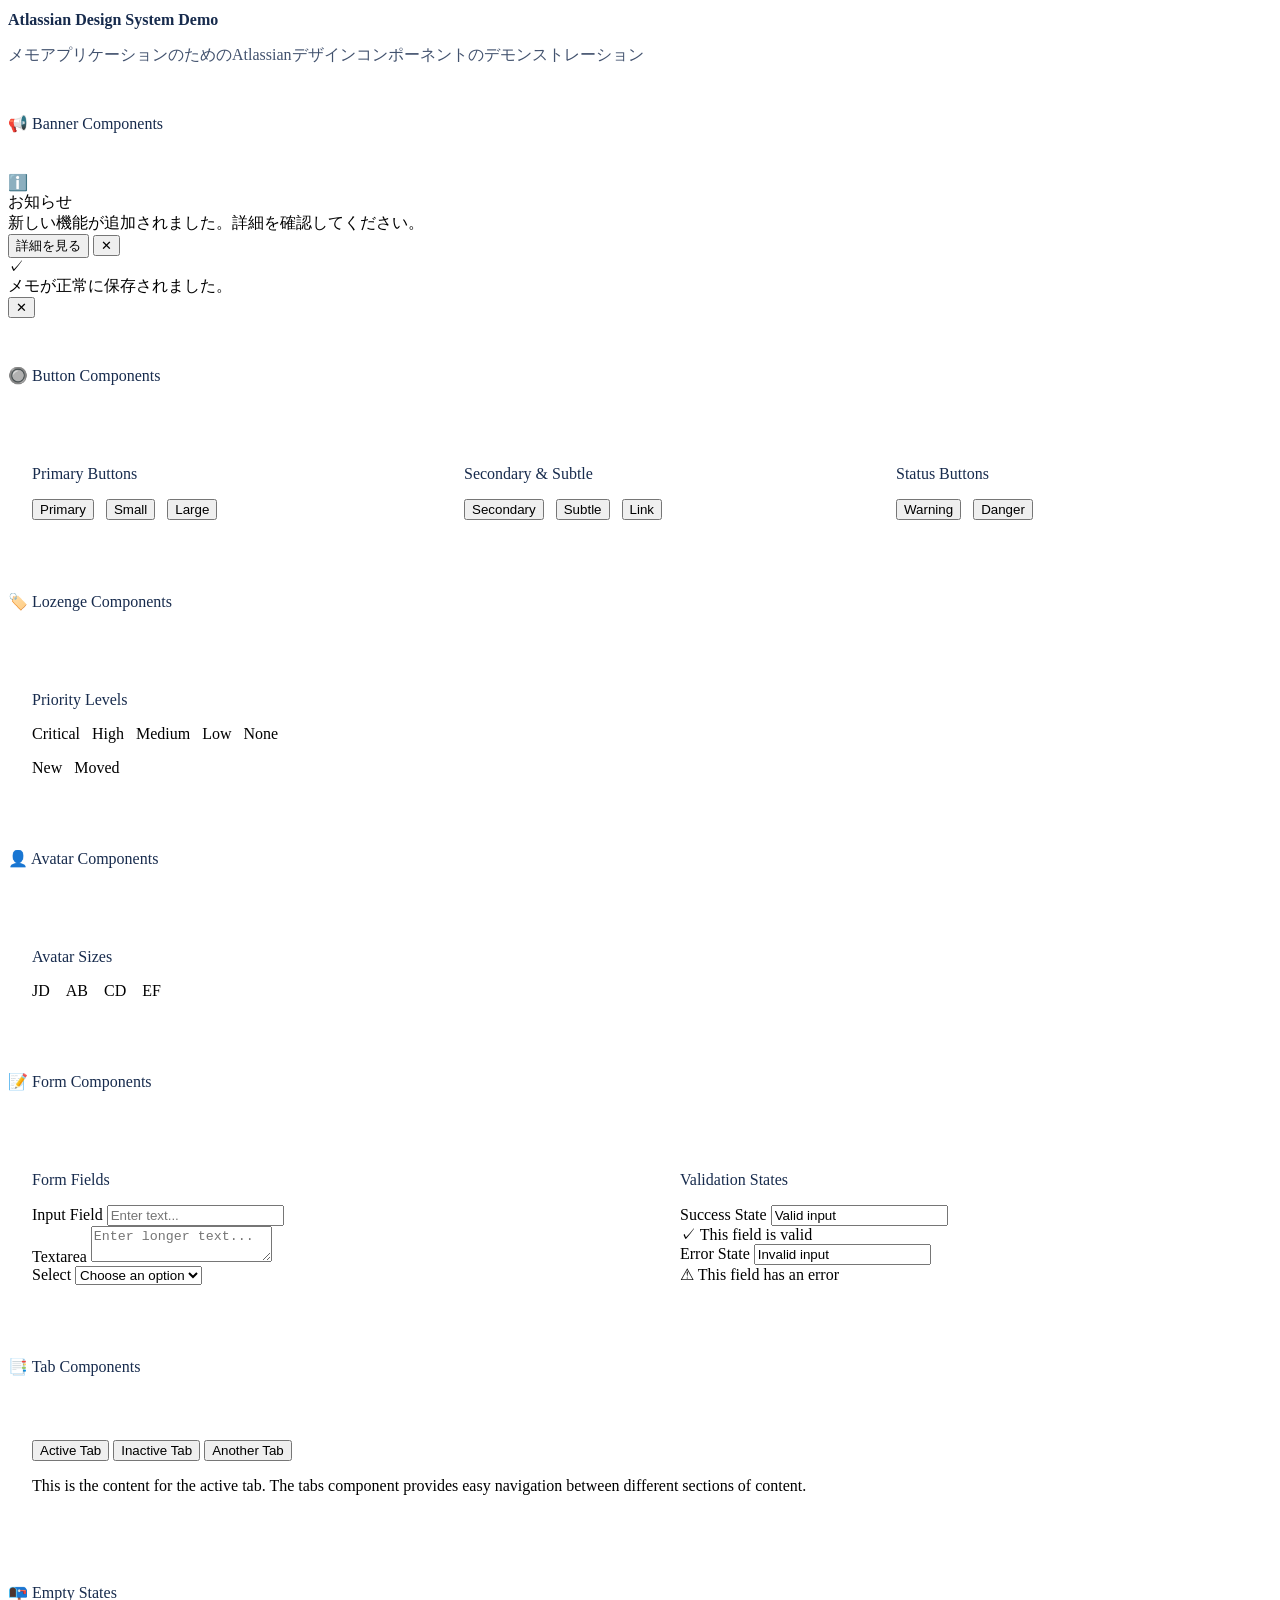
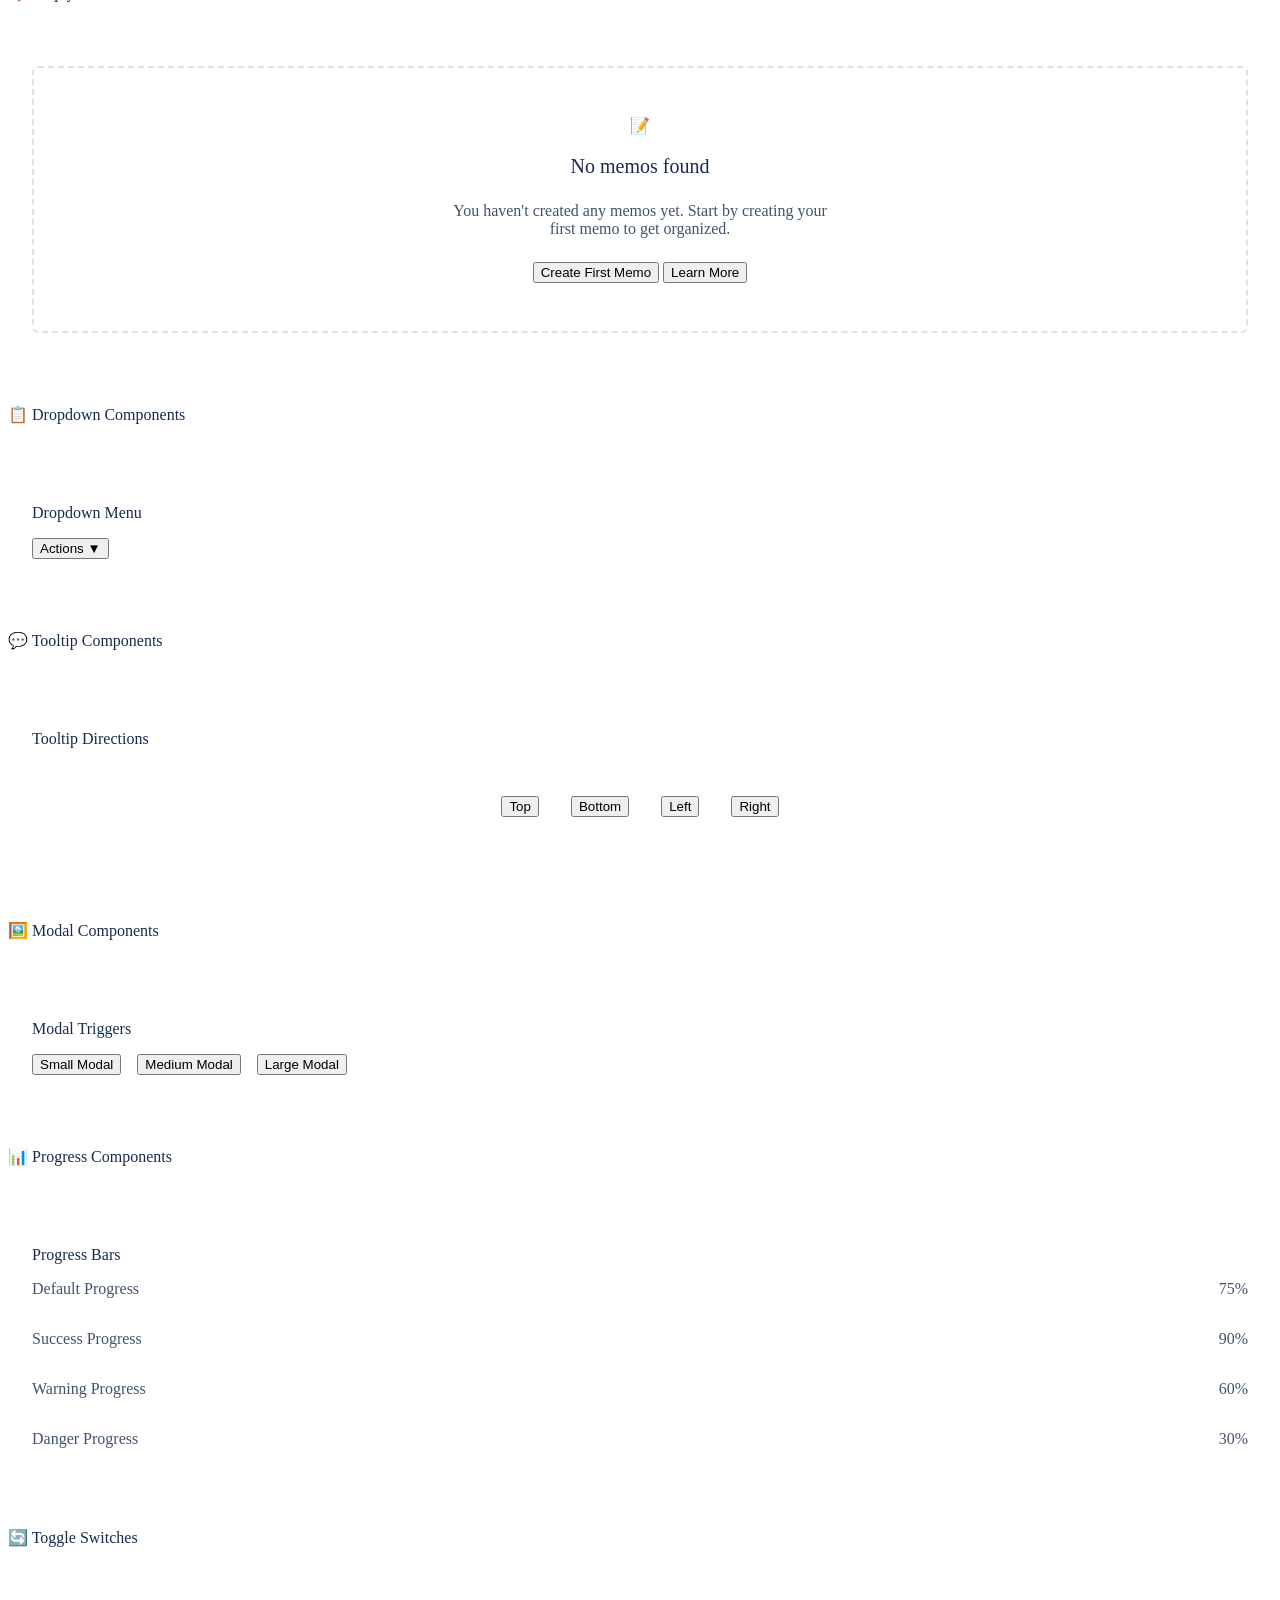
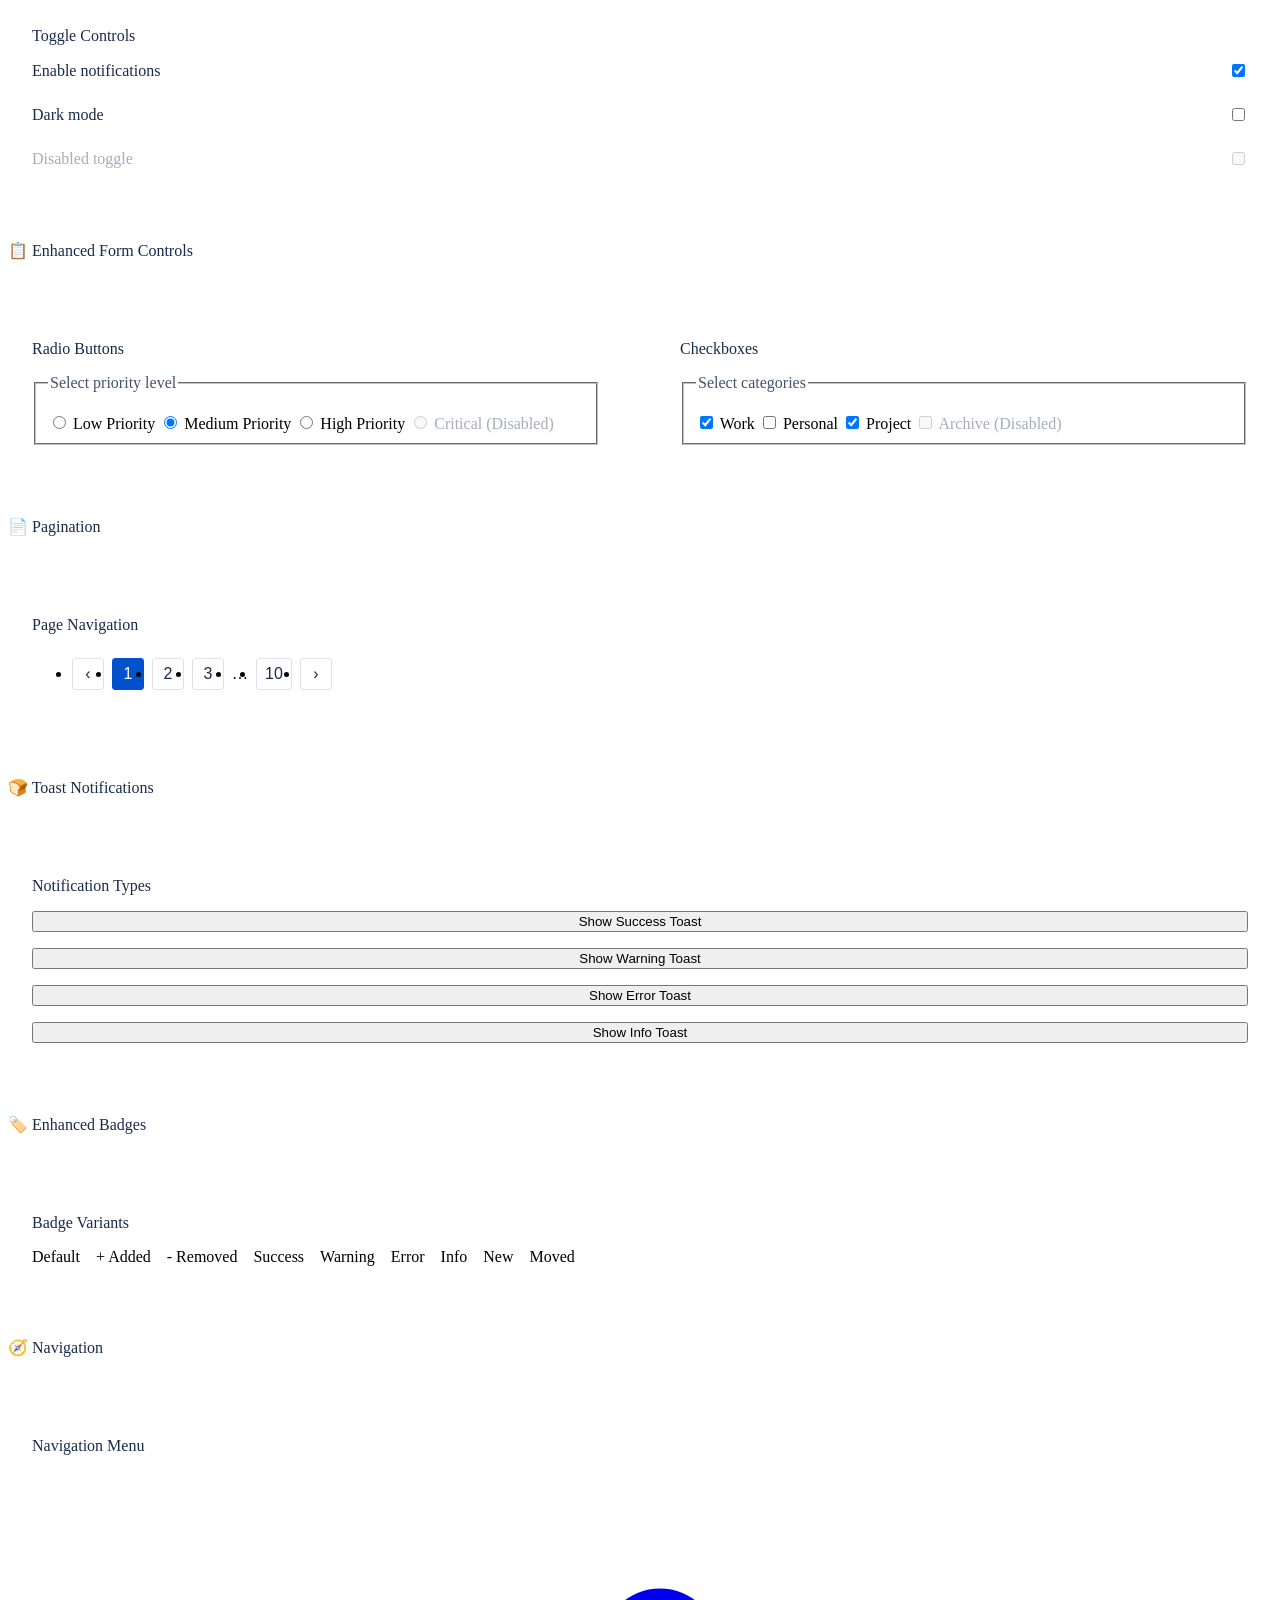
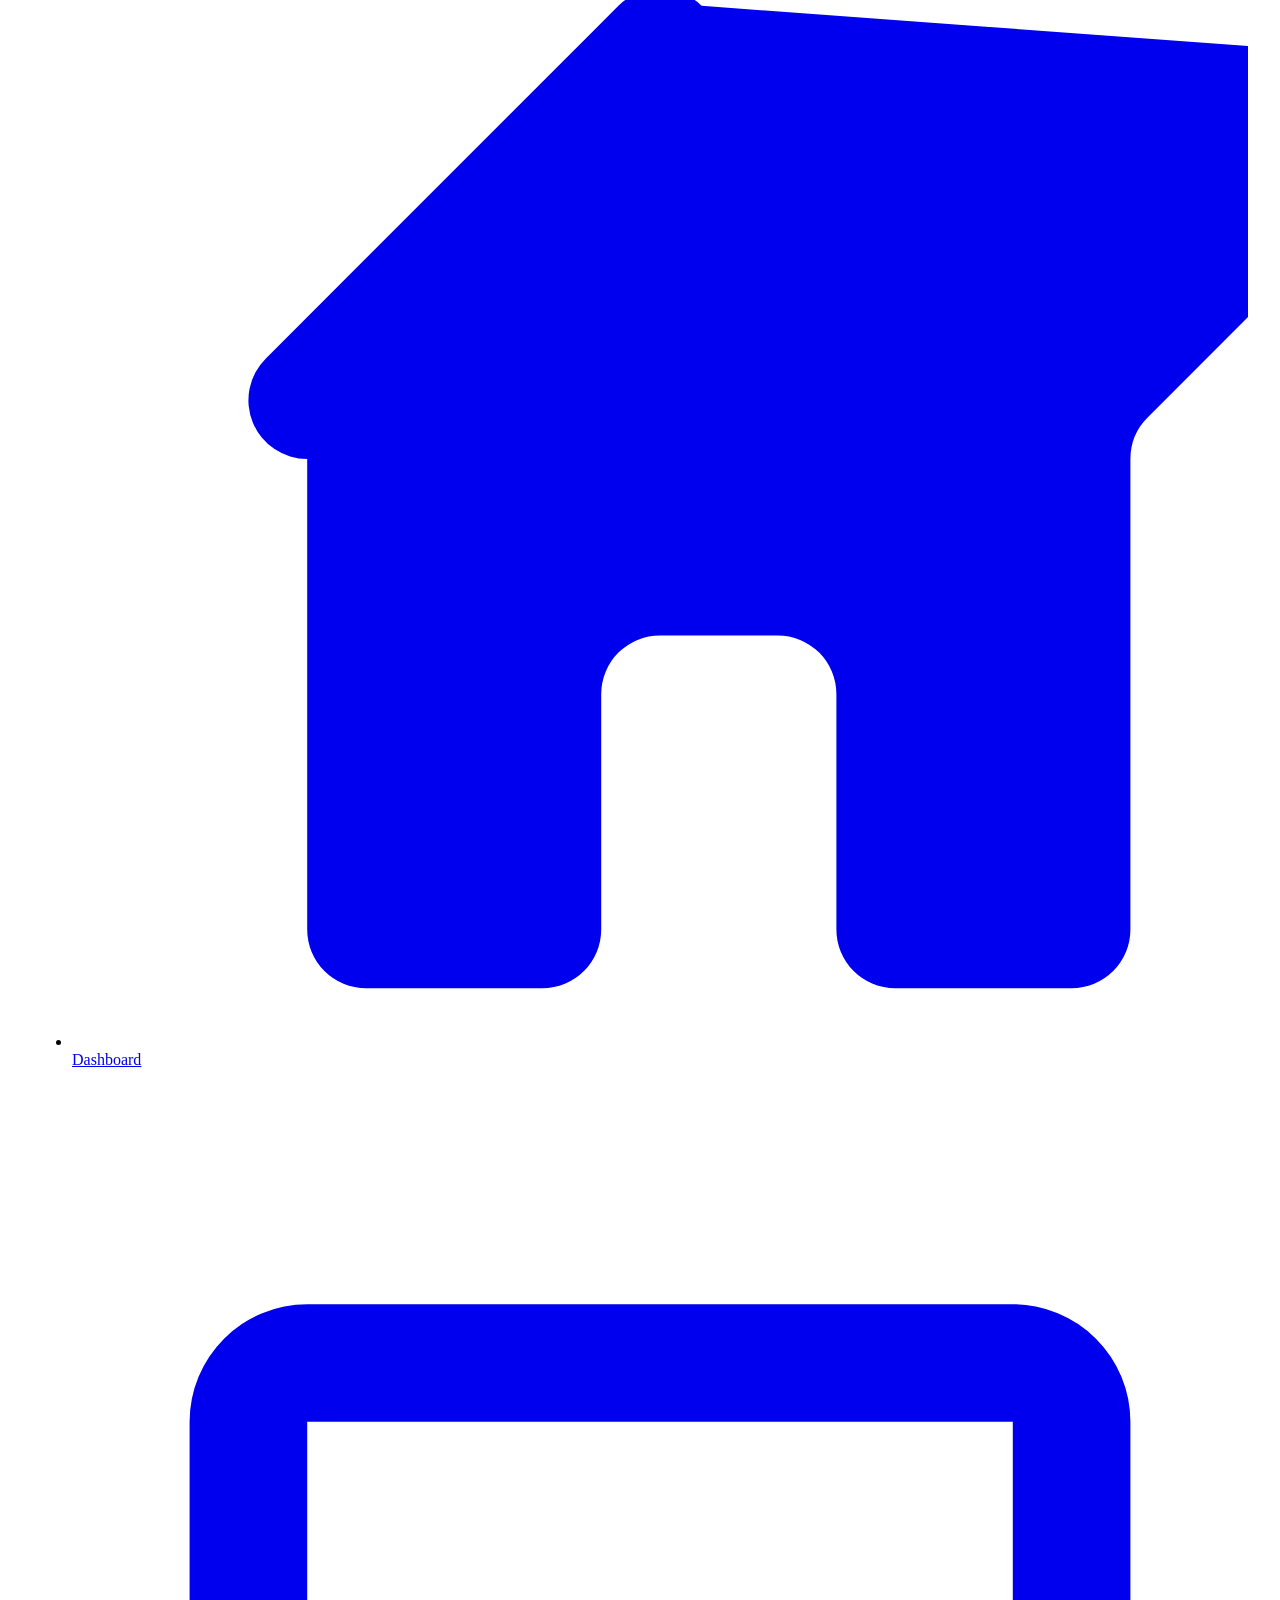
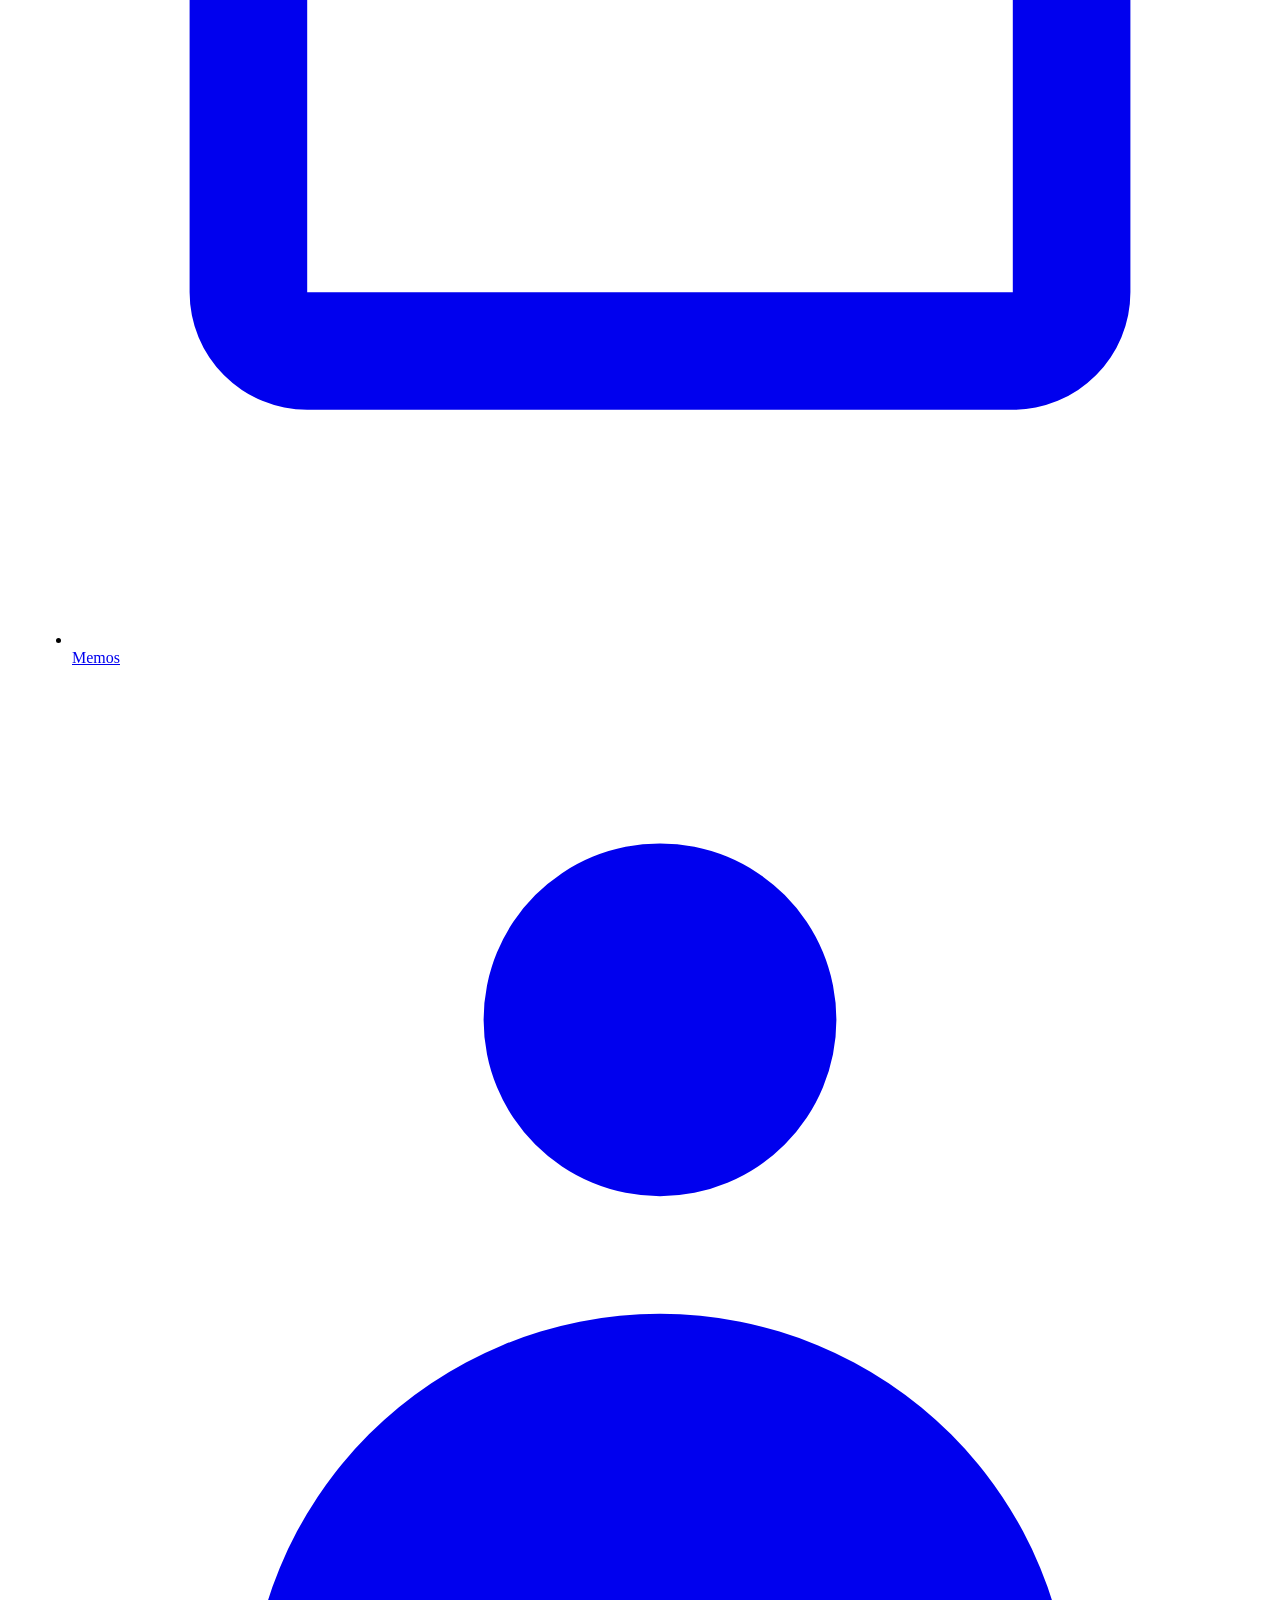
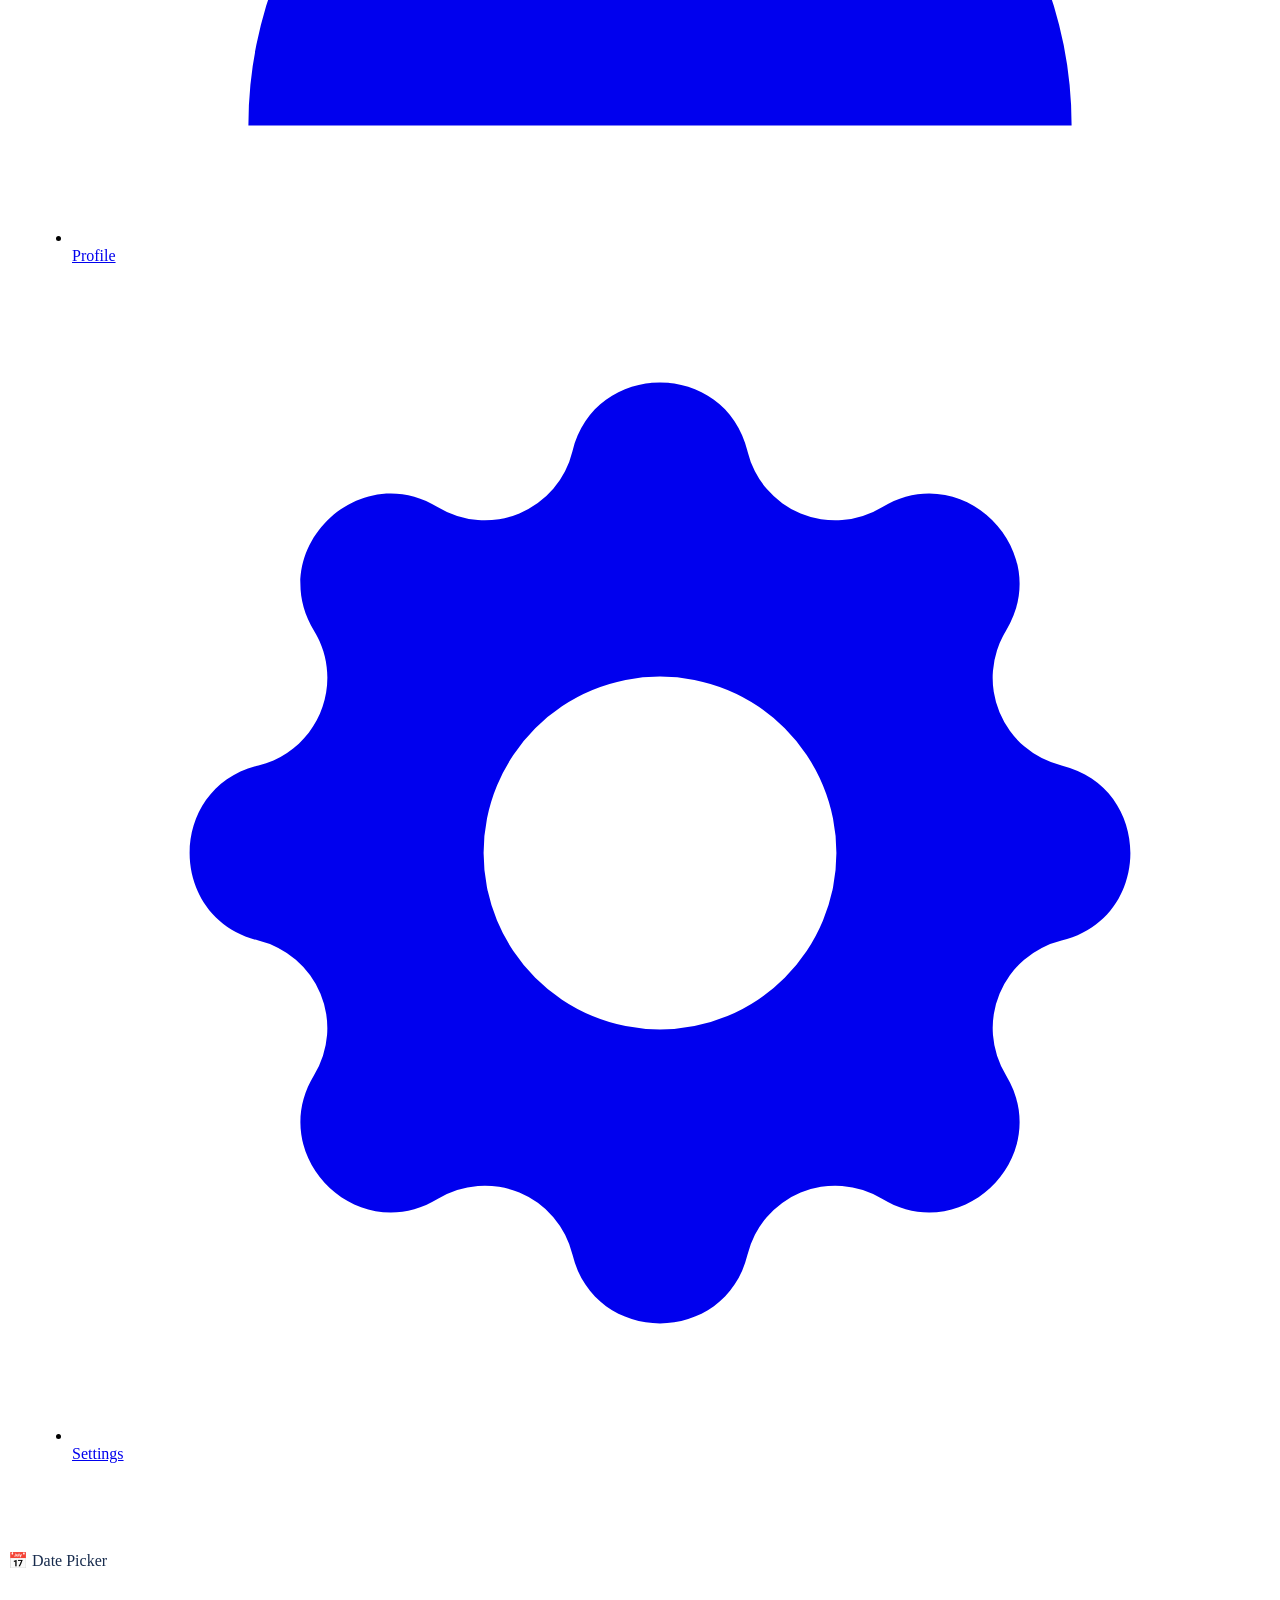
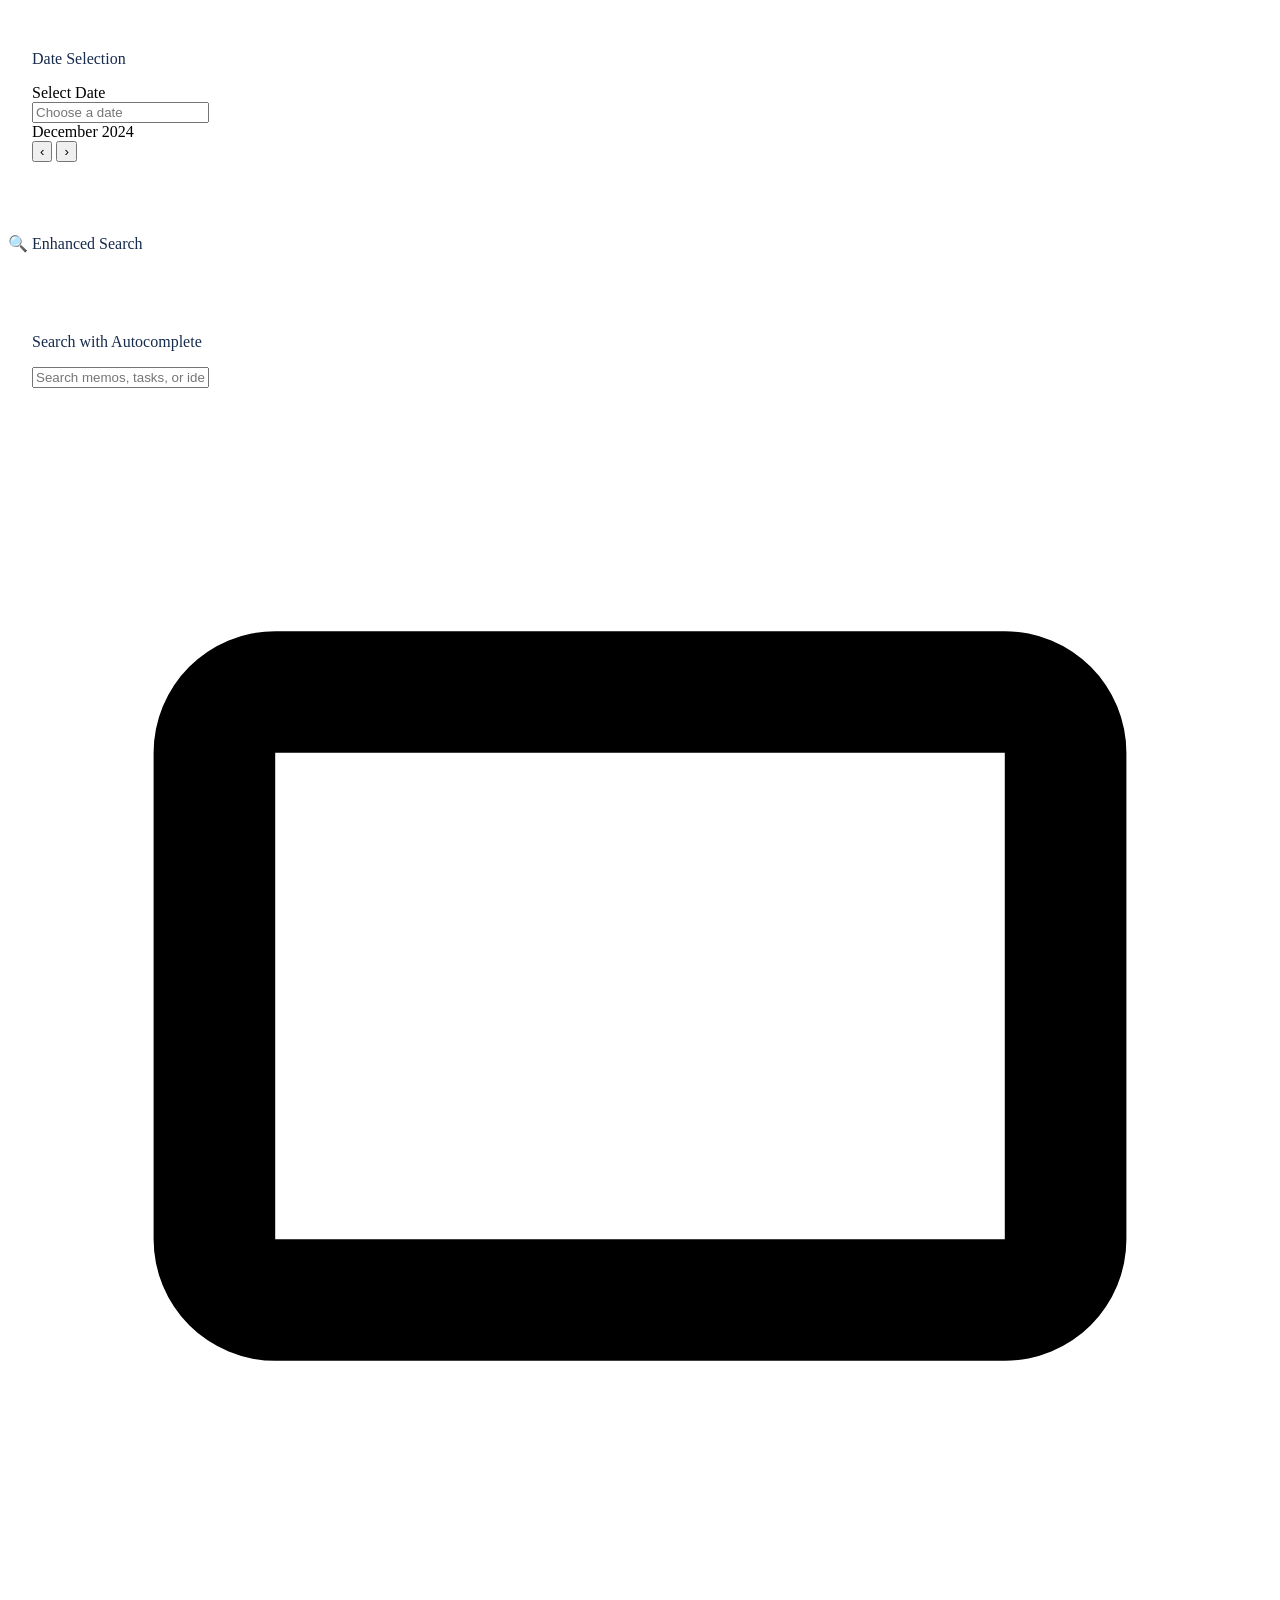
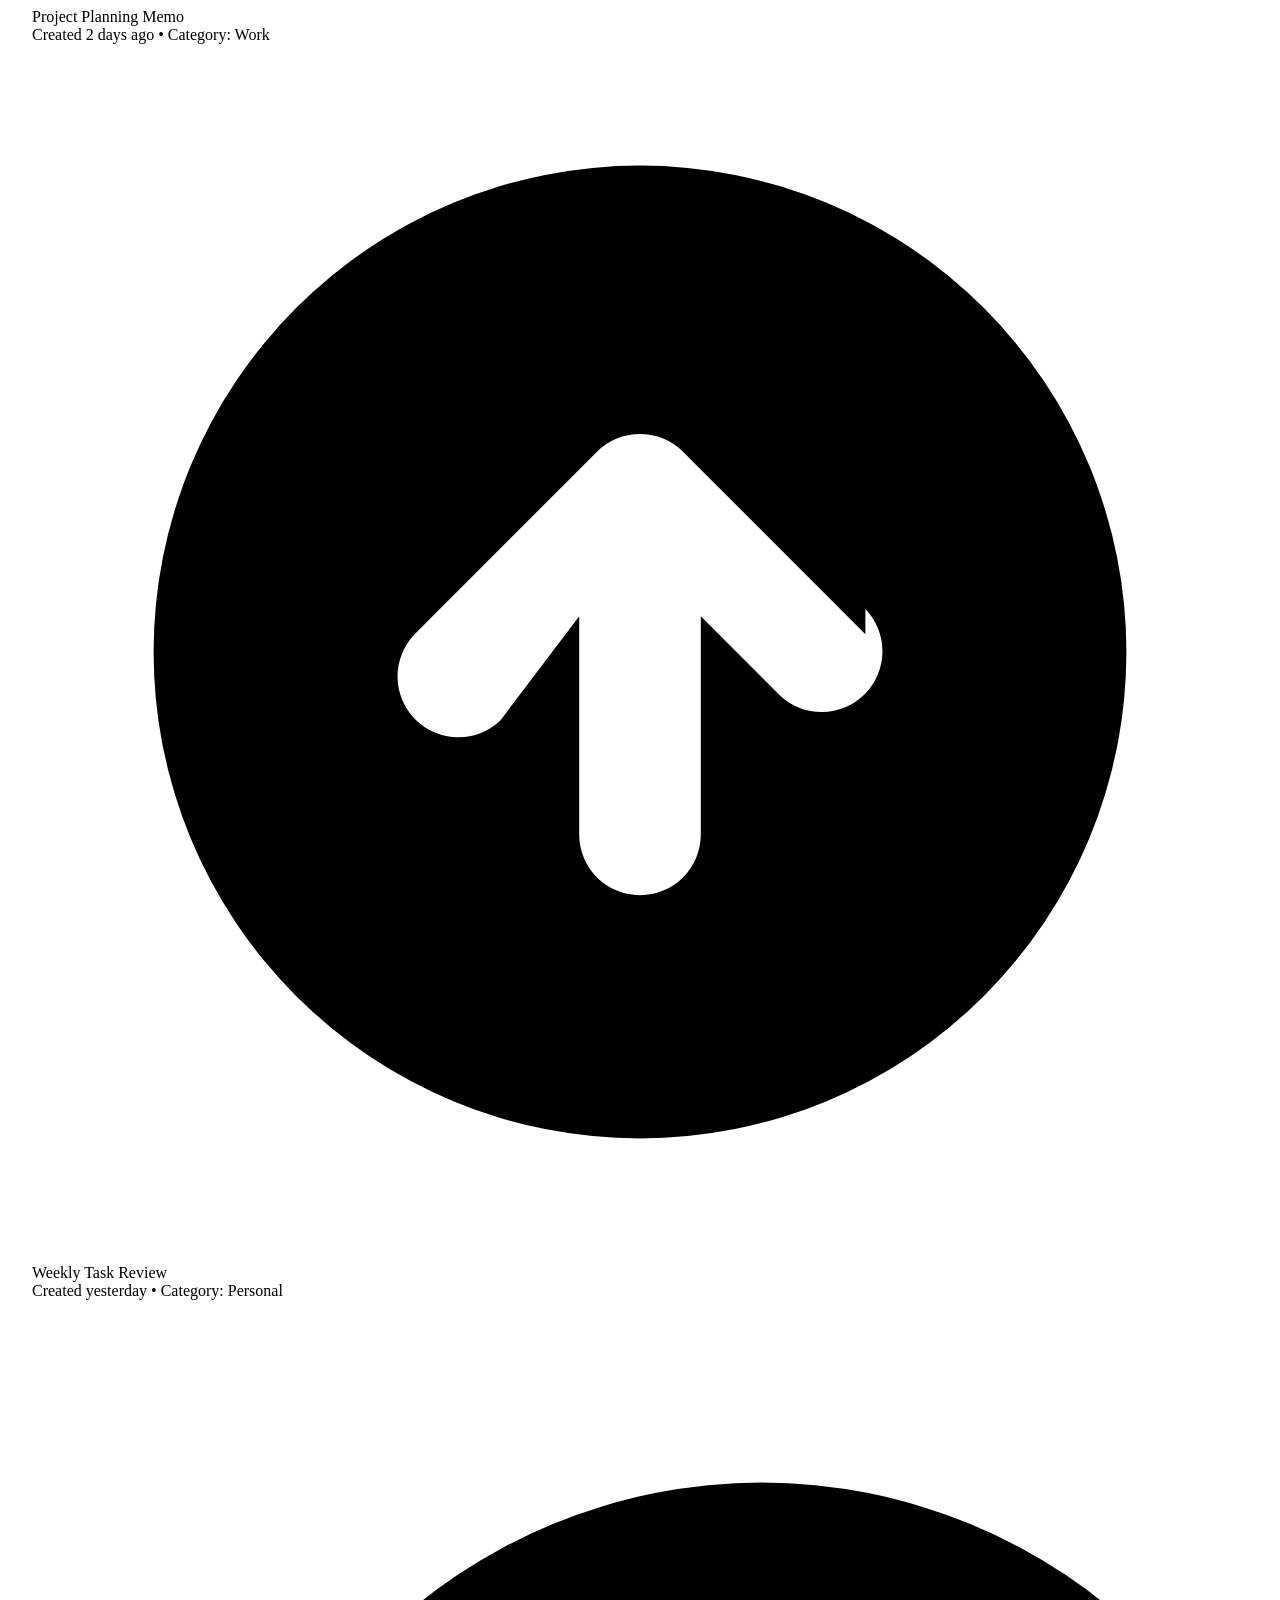
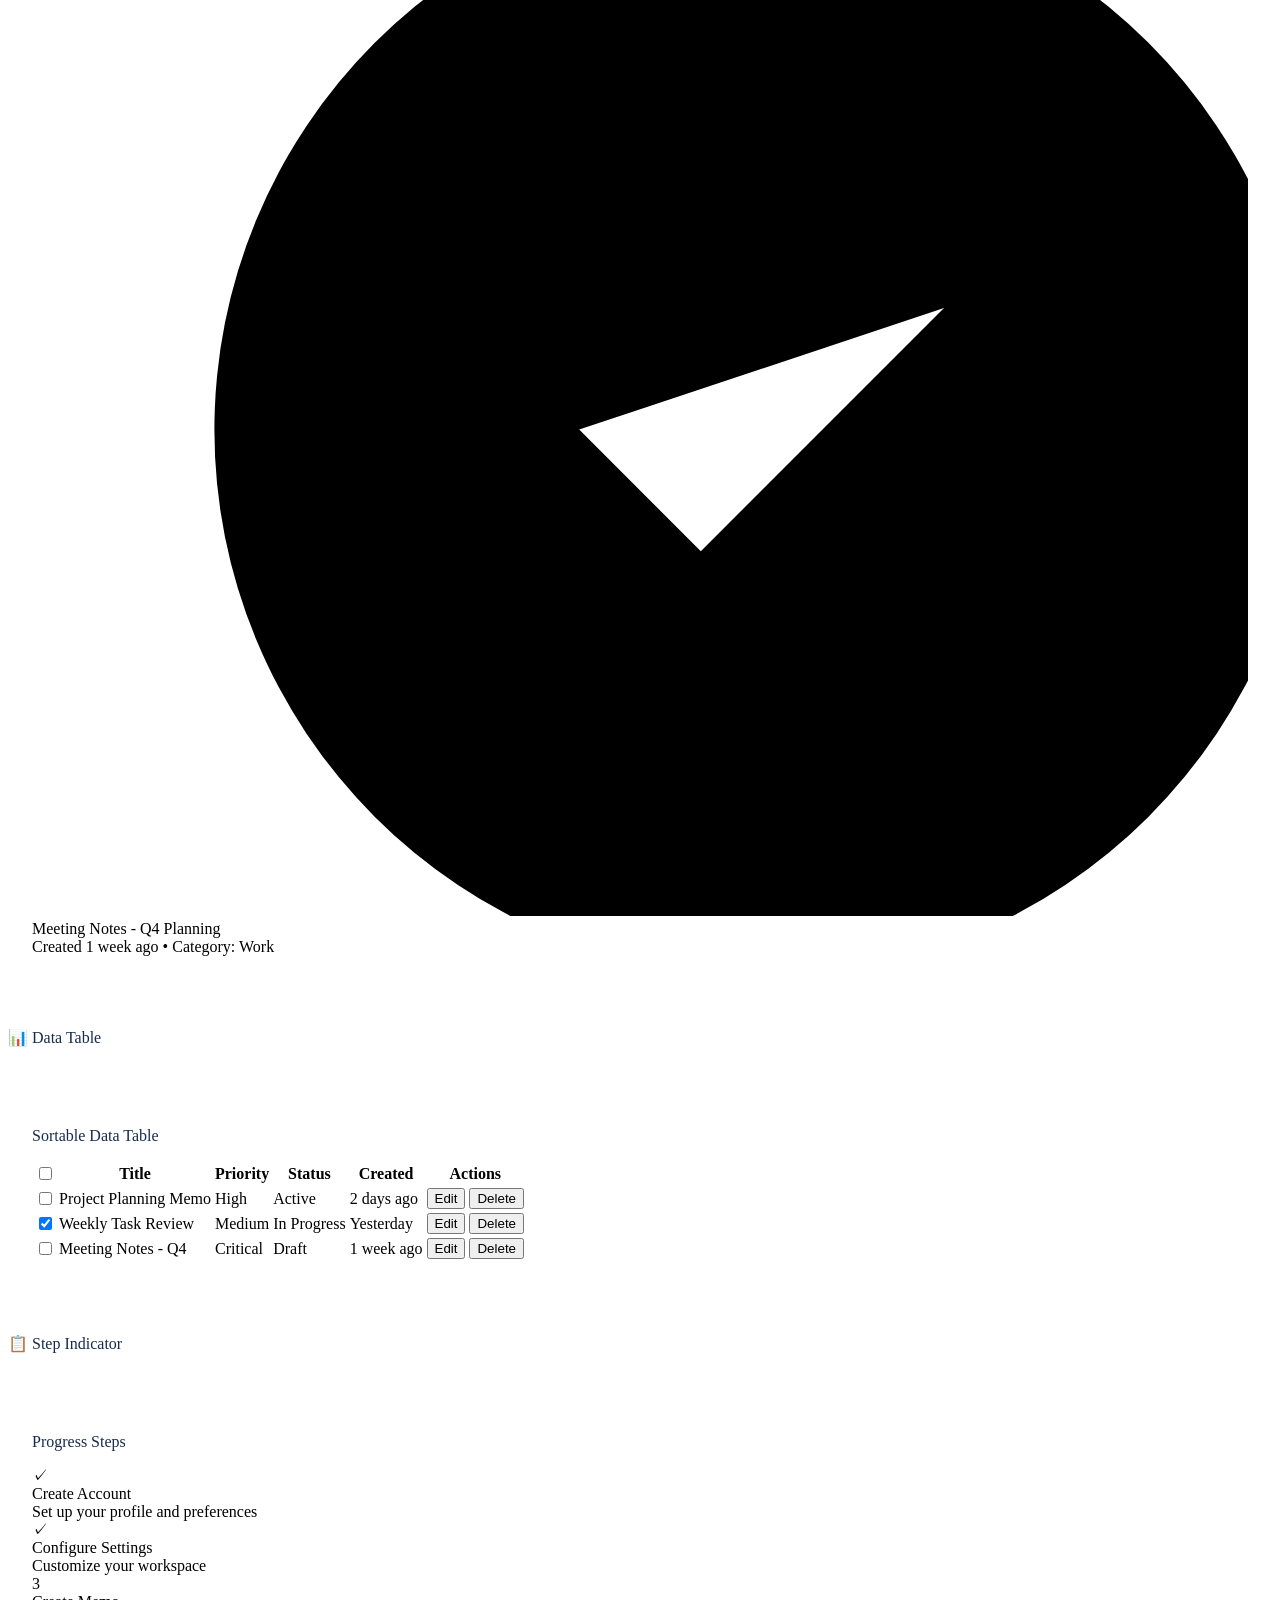
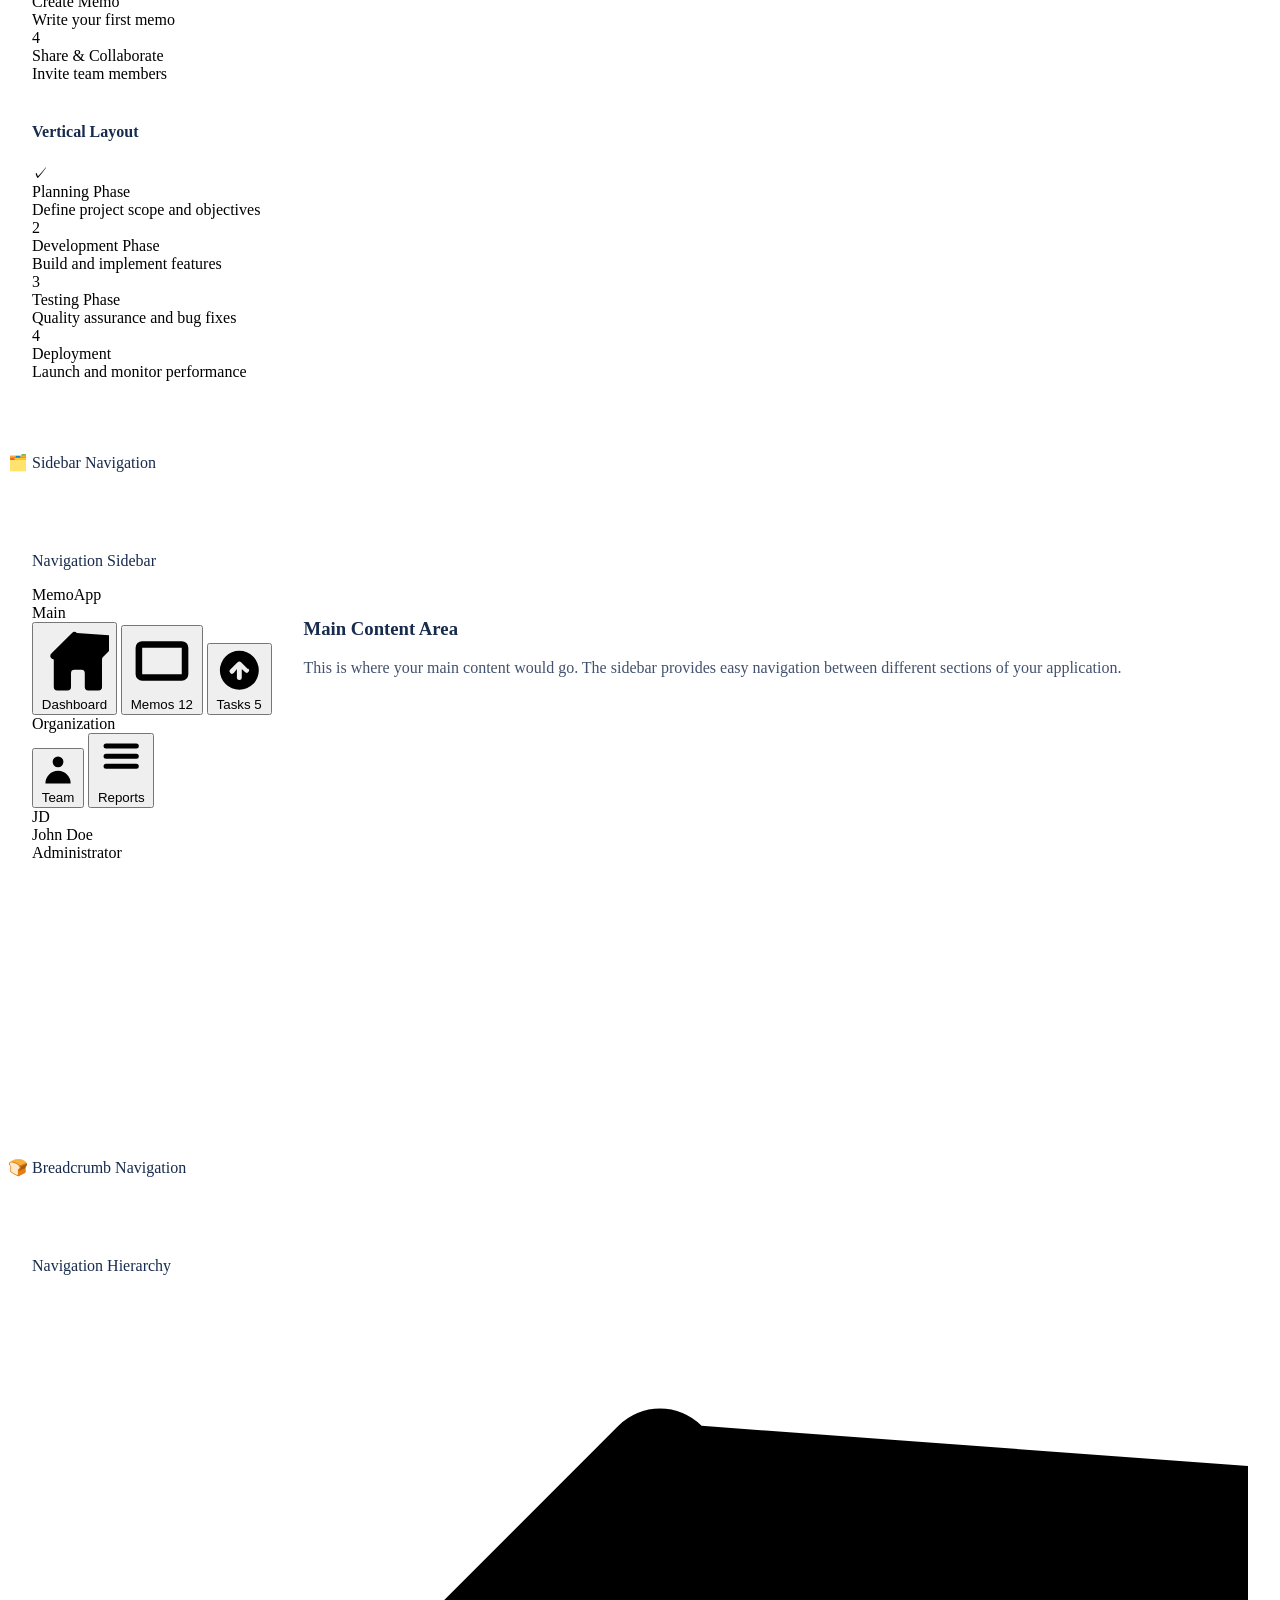
<file: templates/demo.html>
<!DOCTYPE html>
<html lang="ja">
<head>
    <meta charset="UTF-8">
    <meta name="viewport" content="width=device-width, initial-scale=1.0">
    <title>Atlassian Design System Demo - Memo App</title>
    <link rel="stylesheet" href="/static/design-tokens.css">
    <link rel="stylesheet" href="/static/styles.css">
    <style>
        /* Demo specific styles */
        .demo-section {
            margin-bottom: var(--space-600);
        }
        .demo-title {
            font-size: var(--font-size-2xl);
            font-weight: var(--font-weight-semibold);
            color: var(--color-text);
            margin-bottom: var(--space-300);
            border-bottom: var(--border-width-md) solid var(--color-border);
            padding-bottom: var(--space-200);
        }
        .component-grid {
            display: grid;
            gap: var(--space-400);
            grid-template-columns: repeat(auto-fit, minmax(300px, 1fr));
        }
        .component-card {
            border: var(--border-width-sm) solid var(--color-border);
            border-radius: var(--border-radius-md);
            padding: var(--space-300);
        }
        .component-title {
            font-size: var(--font-size-lg);
            font-weight: var(--font-weight-semibold);
            margin-bottom: var(--space-200);
            color: var(--color-text);
        }
        .code-block {
            background-color: var(--color-neutral-100);
            border: var(--border-width-sm) solid var(--color-border);
            border-radius: var(--border-radius-md);
            padding: var(--space-200);
            margin-top: var(--space-200);
            font-family: var(--font-family-mono);
            font-size: var(--font-size-sm);
            overflow-x: auto;
        }
    </style>
</head>
<body>
    <div class="container">
        <header style="margin-bottom: var(--space-600);">
            <h1 style="font-size: var(--font-size-3xl); color: var(--color-text); margin-bottom: var(--space-200);">
                Atlassian Design System Demo
            </h1>
            <p style="font-size: var(--font-size-lg); color: var(--color-text-subtle);">
                メモアプリケーションのためのAtlassianデザインコンポーネントのデモンストレーション
            </p>
        </header>

        <!-- バナーコンポーネント -->
        <section class="demo-section">
            <h2 class="demo-title">📢 Banner Components</h2>
            <div class="banner banner-announcement">
                <div class="banner-icon">ℹ️</div>
                <div class="banner-content">
                    <div class="banner-title">お知らせ</div>
                    <div class="banner-description">新しい機能が追加されました。詳細を確認してください。</div>
                </div>
                <div class="banner-actions">
                    <button class="btn btn-primary btn-sm">詳細を見る</button>
                    <button class="banner-dismiss" aria-label="閉じる">✕</button>
                </div>
            </div>

            <div class="banner banner-success">
                <div class="banner-icon">✓</div>
                <div class="banner-content">
                    <div class="banner-description">メモが正常に保存されました。</div>
                </div>
                <div class="banner-actions">
                    <button class="banner-dismiss" aria-label="閉じる">✕</button>
                </div>
            </div>
        </section>

        <!-- ボタンコンポーネント -->
        <section class="demo-section">
            <h2 class="demo-title">🔘 Button Components</h2>
            <div class="component-grid">
                <div class="component-card">
                    <h3 class="component-title">Primary Buttons</h3>
                    <button class="btn btn-primary">Primary</button>
                    <button class="btn btn-primary btn-sm" style="margin-left: var(--space-100);">Small</button>
                    <button class="btn btn-primary btn-lg" style="margin-left: var(--space-100);">Large</button>
                </div>

                <div class="component-card">
                    <h3 class="component-title">Secondary & Subtle</h3>
                    <button class="btn btn-secondary">Secondary</button>
                    <button class="btn btn-subtle" style="margin-left: var(--space-100);">Subtle</button>
                    <button class="btn btn-link" style="margin-left: var(--space-100);">Link</button>
                </div>

                <div class="component-card">
                    <h3 class="component-title">Status Buttons</h3>
                    <button class="btn btn-warning">Warning</button>
                    <button class="btn btn-danger" style="margin-left: var(--space-100);">Danger</button>
                </div>
            </div>
        </section>

        <!-- ロゼンジコンポーネント -->
        <section class="demo-section">
            <h2 class="demo-title">🏷️ Lozenge Components</h2>
            <div class="component-card">
                <h3 class="component-title">Priority Levels</h3>
                <span class="lozenge lozenge-danger">Critical</span>
                <span class="lozenge lozenge-warning" style="margin-left: var(--space-100);">High</span>
                <span class="lozenge lozenge-info" style="margin-left: var(--space-100);">Medium</span>
                <span class="lozenge lozenge-success" style="margin-left: var(--space-100);">Low</span>
                <span class="lozenge lozenge-default" style="margin-left: var(--space-100);">None</span>
                <div style="margin-top: var(--space-200);">
                    <span class="lozenge lozenge-sm lozenge-new">New</span>
                    <span class="lozenge lozenge-lg lozenge-moved" style="margin-left: var(--space-100);">Moved</span>
                </div>
            </div>
        </section>

        <!-- アバターコンポーネント -->
        <section class="demo-section">
            <h2 class="demo-title">👤 Avatar Components</h2>
            <div class="component-card">
                <h3 class="component-title">Avatar Sizes</h3>
                <div style="display: flex; align-items: center; gap: var(--space-200);">
                    <div class="avatar avatar-sm">JD</div>
                    <div class="avatar avatar-md">AB</div>
                    <div class="avatar avatar-lg">CD</div>
                    <div class="avatar avatar-xl">EF</div>
                </div>
            </div>
        </section>

        <!-- フォームコンポーネント -->
        <section class="demo-section">
            <h2 class="demo-title">📝 Form Components</h2>
            <div class="component-grid">
                <div class="component-card">
                    <h3 class="component-title">Form Fields</h3>
                    <form>
                        <div class="field-group">
                            <label for="demo-input" class="form-label">Input Field</label>
                            <input type="text" id="demo-input" class="form-input" placeholder="Enter text...">
                        </div>

                        <div class="field-group">
                            <label for="demo-textarea" class="form-label">Textarea</label>
                            <textarea id="demo-textarea" class="form-textarea" placeholder="Enter longer text..."></textarea>
                        </div>

                        <div class="field-group">
                            <label for="demo-select" class="form-label">Select</label>
                            <select id="demo-select" class="form-input">
                                <option value="">Choose an option</option>
                                <option value="1">Option 1</option>
                                <option value="2">Option 2</option>
                            </select>
                        </div>
                    </form>
                </div>

                <div class="component-card">
                    <h3 class="component-title">Validation States</h3>
                    <div class="field field-success">
                        <label class="form-label">Success State</label>
                        <input type="text" class="form-input" value="Valid input">
                        <div class="field-message field-message-success">
                            <span class="field-message-icon">✓</span>
                            <span>This field is valid</span>
                        </div>
                    </div>

                    <div class="field field-error">
                        <label class="form-label">Error State</label>
                        <input type="text" class="form-input" value="Invalid input">
                        <div class="field-message field-message-error">
                            <span class="field-message-icon">⚠</span>
                            <span>This field has an error</span>
                        </div>
                    </div>
                </div>
            </div>
        </section>

        <!-- タブコンポーネント -->
        <section class="demo-section">
            <h2 class="demo-title">📑 Tab Components</h2>
            <div class="component-card">
                <div class="tabs">
                    <button class="tab active">Active Tab</button>
                    <button class="tab">Inactive Tab</button>
                    <button class="tab">Another Tab</button>
                </div>
                <div class="tab-content">
                    <p>This is the content for the active tab. The tabs component provides easy navigation between different sections of content.</p>
                </div>
            </div>
        </section>

        <!-- 空状態コンポーネント -->
        <section class="demo-section">
            <h2 class="demo-title">📭 Empty States</h2>
            <div class="component-card">
                <div class="empty-state">
                    <div class="empty-state-icon">📝</div>
                    <h3 class="empty-state-title">No memos found</h3>
                    <p class="empty-state-description">You haven't created any memos yet. Start by creating your first memo to get organized.</p>
                    <div class="empty-state-actions">
                        <button class="btn btn-primary">Create First Memo</button>
                        <button class="btn btn-link">Learn More</button>
                    </div>
                </div>
            </div>
        </section>

        <!-- ドロップダウンコンポーネント -->
        <section class="demo-section">
            <h2 class="demo-title">📋 Dropdown Components</h2>
            <div class="component-card">
                <h3 class="component-title">Dropdown Menu</h3>
                <div class="dropdown">
                    <button class="dropdown-trigger">
                        Actions
                        <span>▼</span>
                    </button>
                    <div class="dropdown-menu" style="display: none;">
                        <button class="dropdown-item">Edit</button>
                        <button class="dropdown-item">Duplicate</button>
                        <div class="dropdown-divider"></div>
                        <button class="dropdown-item dropdown-item-danger">Delete</button>
                    </div>
                </div>
            </div>
        </section>

        <!-- ツールチップコンポーネント -->
        <section class="demo-section">
            <h2 class="demo-title">💬 Tooltip Components</h2>
            <div class="component-card">
                <h3 class="component-title">Tooltip Directions</h3>
                <div style="display: flex; gap: var(--space-400); justify-content: center; padding: var(--space-400);">
                    <div class="tooltip-container">
                        <button class="btn btn-secondary">Top</button>
                        <div class="tooltip tooltip-top">Tooltip on top</div>
                    </div>

                    <div class="tooltip-container">
                        <button class="btn btn-secondary">Bottom</button>
                        <div class="tooltip tooltip-bottom">Tooltip on bottom</div>
                    </div>

                    <div class="tooltip-container">
                        <button class="btn btn-secondary">Left</button>
                        <div class="tooltip tooltip-left">Tooltip on left</div>
                    </div>

                    <div class="tooltip-container">
                        <button class="btn btn-secondary">Right</button>
                        <div class="tooltip tooltip-right">Tooltip on right</div>
                    </div>
                </div>
            </div>
        </section>

        <!-- モーダルデモボタン -->
        <section class="demo-section">
            <h2 class="demo-title">🖼️ Modal Components</h2>
            <div class="component-card">
                <h3 class="component-title">Modal Triggers</h3>
                <div style="display: flex; gap: var(--space-200);">
                    <button class="btn btn-primary" onclick="openModal('small')">Small Modal</button>
                    <button class="btn btn-primary" onclick="openModal('medium')">Medium Modal</button>
                    <button class="btn btn-primary" onclick="openModal('large')">Large Modal</button>
                </div>
            </div>
        </section>

        <!-- Progress Components -->
        <section class="demo-section">
            <h2 class="demo-title">📊 Progress Components</h2>
            <div class="component-card">
                <h3 class="component-title">Progress Bars</h3>
                <div style="display: flex; flex-direction: column; gap: var(--space-300);">
                    <div>
                        <div style="display: flex; justify-content: space-between; margin-bottom: var(--space-100);">
                            <span style="font-size: var(--font-size-sm); color: var(--color-text-subtle);">Default Progress</span>
                            <span style="font-size: var(--font-size-sm); color: var(--color-text-subtle);">75%</span>
                        </div>
                        <div class="progress">
                            <div class="progress-fill" style="width: 75%;"></div>
                        </div>
                    </div>

                    <div>
                        <div style="display: flex; justify-content: space-between; margin-bottom: var(--space-100);">
                            <span style="font-size: var(--font-size-sm); color: var(--color-text-subtle);">Success Progress</span>
                            <span style="font-size: var(--font-size-sm); color: var(--color-text-subtle);">90%</span>
                        </div>
                        <div class="progress progress-success">
                            <div class="progress-fill" style="width: 90%;"></div>
                        </div>
                    </div>

                    <div>
                        <div style="display: flex; justify-content: space-between; margin-bottom: var(--space-100);">
                            <span style="font-size: var(--font-size-sm); color: var(--color-text-subtle);">Warning Progress</span>
                            <span style="font-size: var(--font-size-sm); color: var(--color-text-subtle);">60%</span>
                        </div>
                        <div class="progress progress-warning">
                            <div class="progress-fill" style="width: 60%;"></div>
                        </div>
                    </div>

                    <div>
                        <div style="display: flex; justify-content: space-between; margin-bottom: var(--space-100);">
                            <span style="font-size: var(--font-size-sm); color: var(--color-text-subtle);">Danger Progress</span>
                            <span style="font-size: var(--font-size-sm); color: var(--color-text-subtle);">30%</span>
                        </div>
                        <div class="progress progress-danger">
                            <div class="progress-fill" style="width: 30%;"></div>
                        </div>
                    </div>
                </div>
            </div>
        </section>

        <!-- Toggle Switches -->
        <section class="demo-section">
            <h2 class="demo-title">🔄 Toggle Switches</h2>
            <div class="component-card">
                <h3 class="component-title">Toggle Controls</h3>
                <div style="display: flex; flex-direction: column; gap: var(--space-300);">
                    <div style="display: flex; align-items: center; justify-content: space-between;">
                        <span style="font-size: var(--font-size-sm); color: var(--color-text);">Enable notifications</span>
                        <label class="toggle">
                            <input type="checkbox" class="toggle-input" checked>
                            <span class="toggle-slider"></span>
                        </label>
                    </div>

                    <div style="display: flex; align-items: center; justify-content: space-between;">
                        <span style="font-size: var(--font-size-sm); color: var(--color-text);">Dark mode</span>
                        <label class="toggle">
                            <input type="checkbox" class="toggle-input">
                            <span class="toggle-slider"></span>
                        </label>
                    </div>

                    <div style="display: flex; align-items: center; justify-content: space-between;">
                        <span style="font-size: var(--font-size-sm); color: var(--color-text-disabled);">Disabled toggle</span>
                        <label class="toggle">
                            <input type="checkbox" class="toggle-input" disabled>
                            <span class="toggle-slider"></span>
                        </label>
                    </div>
                </div>
            </div>
        </section>

        <!-- Enhanced Form Controls -->
        <section class="demo-section">
            <h2 class="demo-title">📋 Enhanced Form Controls</h2>
            <div class="component-grid">
                <div class="component-card">
                    <h3 class="component-title">Radio Buttons</h3>
                    <fieldset class="radio-group">
                        <legend style="font-size: var(--font-size-sm); color: var(--color-text-subtle); margin-bottom: var(--space-200);">Select priority level</legend>
                        <label class="radio-item">
                            <input type="radio" name="priority-radio" value="low" class="radio-input">
                            <span class="radio-custom"></span>
                            <span class="radio-text">Low Priority</span>
                        </label>
                        <label class="radio-item">
                            <input type="radio" name="priority-radio" value="medium" class="radio-input" checked>
                            <span class="radio-custom"></span>
                            <span class="radio-text">Medium Priority</span>
                        </label>
                        <label class="radio-item">
                            <input type="radio" name="priority-radio" value="high" class="radio-input">
                            <span class="radio-custom"></span>
                            <span class="radio-text">High Priority</span>
                        </label>
                        <label class="radio-item">
                            <input type="radio" name="priority-radio" value="critical" class="radio-input" disabled>
                            <span class="radio-custom"></span>
                            <span class="radio-text" style="color: var(--color-text-disabled);">Critical (Disabled)</span>
                        </label>
                    </fieldset>
                </div>

                <div class="component-card">
                    <h3 class="component-title">Checkboxes</h3>
                    <fieldset class="checkbox-group">
                        <legend style="font-size: var(--font-size-sm); color: var(--color-text-subtle); margin-bottom: var(--space-200);">Select categories</legend>
                        <label class="checkbox-item">
                            <input type="checkbox" class="checkbox-input" checked>
                            <span class="checkbox-custom"></span>
                            <span class="checkbox-text">Work</span>
                        </label>
                        <label class="checkbox-item">
                            <input type="checkbox" class="checkbox-input">
                            <span class="checkbox-custom"></span>
                            <span class="checkbox-text">Personal</span>
                        </label>
                        <label class="checkbox-item">
                            <input type="checkbox" class="checkbox-input" checked>
                            <span class="checkbox-custom"></span>
                            <span class="checkbox-text">Project</span>
                        </label>
                        <label class="checkbox-item">
                            <input type="checkbox" class="checkbox-input" disabled>
                            <span class="checkbox-custom"></span>
                            <span class="checkbox-text" style="color: var(--color-text-disabled);">Archive (Disabled)</span>
                        </label>
                    </fieldset>
                </div>
            </div>
        </section>

        <!-- Pagination -->
        <section class="demo-section">
            <h2 class="demo-title">📄 Pagination</h2>
            <div class="component-card">
                <h3 class="component-title">Page Navigation</h3>
                <nav aria-label="Pagination navigation">
                    <ul class="pagination" style="justify-content: flex-start;">
                        <li><button class="pagination-item disabled" aria-label="Previous page">‹</button></li>
                        <li><button class="pagination-item active" aria-label="Page 1" aria-current="page">1</button></li>
                        <li><button class="pagination-item" aria-label="Page 2">2</button></li>
                        <li><button class="pagination-item" aria-label="Page 3">3</button></li>
                        <li><span class="pagination-ellipsis">…</span></li>
                        <li><button class="pagination-item" aria-label="Page 10">10</button></li>
                        <li><button class="pagination-item" aria-label="Next page">›</button></li>
                    </ul>
                </nav>
            </div>
        </section>

        <!-- Toast Notifications -->
        <section class="demo-section">
            <h2 class="demo-title">🍞 Toast Notifications</h2>
            <div class="component-card">
                <h3 class="component-title">Notification Types</h3>
                <div style="display: flex; flex-direction: column; gap: var(--space-200);">
                    <button class="btn btn-primary" onclick="showToast('success')">Show Success Toast</button>
                    <button class="btn btn-warning" onclick="showToast('warning')">Show Warning Toast</button>
                    <button class="btn btn-danger" onclick="showToast('error')">Show Error Toast</button>
                    <button class="btn btn-secondary" onclick="showToast('info')">Show Info Toast</button>
                </div>
            </div>
        </section>

        <!-- Enhanced Badges -->
        <section class="demo-section">
            <h2 class="demo-title">🏷️ Enhanced Badges</h2>
            <div class="component-card">
                <h3 class="component-title">Badge Variants</h3>
                <div style="display: flex; gap: var(--space-200); flex-wrap: wrap;">
                    <span class="badge badge-default">Default</span>
                    <span class="badge badge-added">+ Added</span>
                    <span class="badge badge-removed">- Removed</span>
                    <span class="badge badge-success">Success</span>
                    <span class="badge badge-warning">Warning</span>
                    <span class="badge badge-danger">Error</span>
                    <span class="badge badge-info">Info</span>
                    <span class="badge badge-new">New</span>
                    <span class="badge badge-moved">Moved</span>
                </div>
            </div>
        </section>

        <!-- Navigation -->
        <section class="demo-section">
            <h2 class="demo-title">🧭 Navigation</h2>
            <div class="component-card">
                <h3 class="component-title">Navigation Menu</h3>
                <nav class="nav">
                    <ul class="nav-list">
                        <li class="nav-item">
                            <a href="#" class="nav-link active">
                                <svg class="nav-icon" fill="currentColor" viewBox="0 0 20 20">
                                    <path d="M10.707 2.293a1 1 0 00-1.414 0l-6 6A1 1 0 004 10v8a1 1 0 001 1h3a1 1 0 001-1v-4a1 1 0 011-1h2a1 1 0 011 1v4a1 1 0 001 1h3a1 1 0 001-1v-8a1 1 0 01.293-.707l6-6z"/>
                                </svg>
                                <span class="nav-text">Dashboard</span>
                            </a>
                        </li>
                        <li class="nav-item">
                            <a href="#" class="nav-link">
                                <svg class="nav-icon" fill="currentColor" viewBox="0 0 20 20">
                                    <path fill-rule="evenodd" d="M4 4a2 2 0 00-2 2v8a2 2 0 002 2h12a2 2 0 002-2V6a2 2 0 00-2-2H4zm0 2h12v8H4V6z" clip-rule="evenodd"/>
                                </svg>
                                <span class="nav-text">Memos</span>
                            </a>
                        </li>
                        <li class="nav-item">
                            <a href="#" class="nav-link">
                                <svg class="nav-icon" fill="currentColor" viewBox="0 0 20 20">
                                    <path fill-rule="evenodd" d="M10 9a3 3 0 100-6 3 3 0 000 6zm-7 9a7 7 0 1114 0H3z" clip-rule="evenodd"/>
                                </svg>
                                <span class="nav-text">Profile</span>
                            </a>
                        </li>
                        <li class="nav-item">
                            <a href="#" class="nav-link">
                                <svg class="nav-icon" fill="currentColor" viewBox="0 0 20 20">
                                    <path fill-rule="evenodd" d="M11.49 3.17c-.38-1.56-2.6-1.56-2.98 0a1.532 1.532 0 01-2.286.948c-1.372-.836-2.942.734-2.106 2.106.54.886.061 2.042-.947 2.287-1.561.379-1.561 2.6 0 2.978a1.532 1.532 0 01.947 2.287c-.836 1.372.734 2.942 2.106 2.106a1.532 1.532 0 012.287.947c.379 1.561 2.6 1.561 2.978 0a1.533 1.533 0 012.287-.947c1.372.836 2.942-.734 2.106-2.106a1.533 1.533 0 01.947-2.287c1.561-.379 1.561-2.6 0-2.978a1.532 1.532 0 01-.947-2.287c.836-1.372-.734-2.942-2.106-2.106a1.532 1.532 0 01-2.287-.947zM10 13a3 3 0 100-6 3 3 0 000 6z" clip-rule="evenodd"/>
                                </svg>
                                <span class="nav-text">Settings</span>
                            </a>
                        </li>
                    </ul>
                </nav>
            </div>
        </section>

        <!-- Date Picker -->
        <section class="demo-section">
            <h2 class="demo-title">📅 Date Picker</h2>
            <div class="component-card">
                <h3 class="component-title">Date Selection</h3>
                <div style="max-width: 300px;">
                    <div class="field-group">
                        <label for="demo-datepicker" class="form-label">Select Date</label>
                        <div class="datepicker">
                            <input type="text" id="demo-datepicker" class="form-input datepicker-input" placeholder="Choose a date" readonly>
                            <div class="datepicker-popup hidden" id="datepicker-popup">
                                <div class="datepicker-header">
                                    <div class="datepicker-month-year" id="datepicker-month-year">December 2024</div>
                                    <div class="datepicker-nav">
                                        <button class="datepicker-nav-btn" id="datepicker-prev" aria-label="Previous month">‹</button>
                                        <button class="datepicker-nav-btn" id="datepicker-next" aria-label="Next month">›</button>
                                    </div>
                                </div>
                                <div class="datepicker-grid" id="datepicker-grid">
                                    <!-- Days will be populated by JavaScript -->
                                </div>
                            </div>
                        </div>
                    </div>
                </div>
            </div>
        </section>

        <!-- Enhanced Search with Autocomplete -->
        <section class="demo-section">
            <h2 class="demo-title">🔍 Enhanced Search</h2>
            <div class="component-card">
                <h3 class="component-title">Search with Autocomplete</h3>
                <div class="search-container">
                    <input type="text" class="search-input" placeholder="Search memos, tasks, or ideas..." id="demo-search">
                    <div class="search-results" id="search-results">
                        <div class="search-item">
                            <svg class="search-item-icon" fill="currentColor" viewBox="0 0 20 20">
                                <path fill-rule="evenodd" d="M4 4a2 2 0 00-2 2v8a2 2 0 002 2h12a2 2 0 002-2V6a2 2 0 00-2-2H4zm0 2h12v8H4V6z" clip-rule="evenodd"/>
                            </svg>
                            <div class="search-item-content">
                                <div class="search-item-title">Project Planning Memo</div>
                                <div class="search-item-subtitle">Created 2 days ago • Category: Work</div>
                            </div>
                        </div>
                        <div class="search-item">
                            <svg class="search-item-icon" fill="currentColor" viewBox="0 0 20 20">
                                <path fill-rule="evenodd" d="M10 18a8 8 0 100-16 8 8 0 000 16zm3.707-8.293l-3-3a1 1 0 00-1.414 0l-3 3a1 1 0 001.414 1.414L9 9.414V13a1 1 0 102 0V9.414l1.293 1.293a1 1 0 001.414-1.414z" clip-rule="evenodd"/>
                            </svg>
                            <div class="search-item-content">
                                <div class="search-item-title">Weekly Task Review</div>
                                <div class="search-item-subtitle">Created yesterday • Category: Personal</div>
                            </div>
                        </div>
                        <div class="search-item">
                            <svg class="search-item-icon" fill="currentColor" viewBox="0 0 20 20">
                                <path d="M9 12l2 2 4-4m6 2a9 9 0 11-18 0 9 9 0 0118 0z"/>
                            </svg>
                            <div class="search-item-content">
                                <div class="search-item-title">Meeting Notes - Q4 Planning</div>
                                <div class="search-item-subtitle">Created 1 week ago • Category: Work</div>
                            </div>
                        </div>
                    </div>
                </div>
            </div>
        </section>

        <!-- Data Table -->
        <section class="demo-section">
            <h2 class="demo-title">📊 Data Table</h2>
            <div class="component-card">
                <h3 class="component-title">Sortable Data Table</h3>
                <div class="table-container">
                    <table class="table">
                        <thead>
                            <tr>
                                <th class="checkbox-cell">
                                    <input type="checkbox" class="checkbox-input" id="select-all">
                                    <span class="checkbox-custom"></span>
                                </th>
                                <th class="sortable" data-sort="title">
                                    <span>Title</span>
                                    <span class="sort-icon"></span>
                                </th>
                                <th class="sortable" data-sort="priority">
                                    <span>Priority</span>
                                    <span class="sort-icon"></span>
                                </th>
                                <th class="sortable" data-sort="status">
                                    <span>Status</span>
                                    <span class="sort-icon"></span>
                                </th>
                                <th class="sortable" data-sort="created">
                                    <span>Created</span>
                                    <span class="sort-icon"></span>
                                </th>
                                <th>Actions</th>
                            </tr>
                        </thead>
                        <tbody>
                            <tr>
                                <td class="checkbox-cell">
                                    <input type="checkbox" class="checkbox-input row-checkbox">
                                    <span class="checkbox-custom"></span>
                                </td>
                                <td>Project Planning Memo</td>
                                <td><span class="lozenge lozenge-warning">High</span></td>
                                <td><span class="lozenge lozenge-success">Active</span></td>
                                <td>2 days ago</td>
                                <td>
                                    <div class="table-actions">
                                        <button class="btn btn-subtle btn-sm">Edit</button>
                                        <button class="btn btn-danger btn-sm">Delete</button>
                                    </div>
                                </td>
                            </tr>
                            <tr class="selected">
                                <td class="checkbox-cell">
                                    <input type="checkbox" class="checkbox-input row-checkbox" checked>
                                    <span class="checkbox-custom"></span>
                                </td>
                                <td>Weekly Task Review</td>
                                <td><span class="lozenge lozenge-info">Medium</span></td>
                                <td><span class="lozenge lozenge-warning">In Progress</span></td>
                                <td>Yesterday</td>
                                <td>
                                    <div class="table-actions">
                                        <button class="btn btn-subtle btn-sm">Edit</button>
                                        <button class="btn btn-danger btn-sm">Delete</button>
                                    </div>
                                </td>
                            </tr>
                            <tr>
                                <td class="checkbox-cell">
                                    <input type="checkbox" class="checkbox-input row-checkbox">
                                    <span class="checkbox-custom"></span>
                                </td>
                                <td>Meeting Notes - Q4</td>
                                <td><span class="lozenge lozenge-danger">Critical</span></td>
                                <td><span class="lozenge lozenge-default">Draft</span></td>
                                <td>1 week ago</td>
                                <td>
                                    <div class="table-actions">
                                        <button class="btn btn-subtle btn-sm">Edit</button>
                                        <button class="btn btn-danger btn-sm">Delete</button>
                                    </div>
                                </td>
                            </tr>
                        </tbody>
                    </table>
                </div>
            </div>
        </section>

        <!-- Step Indicator -->
        <section class="demo-section">
            <h2 class="demo-title">📋 Step Indicator</h2>
            <div class="component-card">
                <h3 class="component-title">Progress Steps</h3>

                <!-- Horizontal Stepper -->
                <div class="stepper">
                    <div class="step completed">
                        <div class="step-circle">✓</div>
                        <div class="step-content">
                            <div class="step-title">Create Account</div>
                            <div class="step-description">Set up your profile and preferences</div>
                        </div>
                    </div>
                    <div class="step completed">
                        <div class="step-circle">✓</div>
                        <div class="step-content">
                            <div class="step-title">Configure Settings</div>
                            <div class="step-description">Customize your workspace</div>
                        </div>
                    </div>
                    <div class="step active">
                        <div class="step-circle">3</div>
                        <div class="step-content">
                            <div class="step-title">Create Memo</div>
                            <div class="step-description">Write your first memo</div>
                        </div>
                    </div>
                    <div class="step">
                        <div class="step-circle">4</div>
                        <div class="step-content">
                            <div class="step-title">Share & Collaborate</div>
                            <div class="step-description">Invite team members</div>
                        </div>
                    </div>
                </div>

                <!-- Vertical Stepper -->
                <h4 style="margin-top: var(--space-500); margin-bottom: var(--space-300); color: var(--color-text);">Vertical Layout</h4>
                <div class="stepper stepper-vertical">
                    <div class="step completed">
                        <div class="step-circle">✓</div>
                        <div class="step-content">
                            <div class="step-title">Planning Phase</div>
                            <div class="step-description">Define project scope and objectives</div>
                        </div>
                    </div>
                    <div class="step active">
                        <div class="step-circle">2</div>
                        <div class="step-content">
                            <div class="step-title">Development Phase</div>
                            <div class="step-description">Build and implement features</div>
                        </div>
                    </div>
                    <div class="step">
                        <div class="step-circle">3</div>
                        <div class="step-content">
                            <div class="step-title">Testing Phase</div>
                            <div class="step-description">Quality assurance and bug fixes</div>
                        </div>
                    </div>
                    <div class="step">
                        <div class="step-circle">4</div>
                        <div class="step-content">
                            <div class="step-title">Deployment</div>
                            <div class="step-description">Launch and monitor performance</div>
                        </div>
                    </div>
                </div>
            </div>
        </section>

        <!-- Sidebar Navigation -->
        <section class="demo-section">
            <h2 class="demo-title">🗂️ Sidebar Navigation</h2>
            <div class="component-card">
                <h3 class="component-title">Navigation Sidebar</h3>
                <div style="display: flex; height: 500px; border: var(--border-width-sm) solid var(--color-border); border-radius: var(--border-radius-md); overflow: hidden;">
                    <div class="sidebar">
                        <div class="sidebar-header">
                            <div class="sidebar-logo">MemoApp</div>
                        </div>

                        <nav class="sidebar-nav">
                            <div class="sidebar-group">
                                <div class="sidebar-group-header">Main</div>
                                <button class="sidebar-item active">
                                    <svg class="sidebar-icon" fill="currentColor" viewBox="0 0 20 20">
                                        <path d="M10.707 2.293a1 1 0 00-1.414 0l-6 6A1 1 0 004 10v8a1 1 0 001 1h3a1 1 0 001-1v-4a1 1 0 011-1h2a1 1 0 011 1v4a1 1 0 001 1h3a1 1 0 001-1v-8a1 1 0 01.293-.707l6-6z"/>
                                    </svg>
                                    <span class="sidebar-text">Dashboard</span>
                                </button>
                                <button class="sidebar-item">
                                    <svg class="sidebar-icon" fill="currentColor" viewBox="0 0 20 20">
                                        <path fill-rule="evenodd" d="M4 4a2 2 0 00-2 2v8a2 2 0 002 2h12a2 2 0 002-2V6a2 2 0 00-2-2H4zm0 2h12v8H4V6z" clip-rule="evenodd"/>
                                    </svg>
                                    <span class="sidebar-text">Memos</span>
                                    <span class="sidebar-badge">12</span>
                                </button>
                                <button class="sidebar-item">
                                    <svg class="sidebar-icon" fill="currentColor" viewBox="0 0 20 20">
                                        <path fill-rule="evenodd" d="M10 18a8 8 0 100-16 8 8 0 000 16zm3.707-8.293l-3-3a1 1 0 00-1.414 0l-3 3a1 1 0 001.414 1.414L9 9.414V13a1 1 0 102 0V9.414l1.293 1.293a1 1 0 001.414-1.414z" clip-rule="evenodd"/>
                                    </svg>
                                    <span class="sidebar-text">Tasks</span>
                                    <span class="sidebar-badge">5</span>
                                </button>
                            </div>

                            <div class="sidebar-group">
                                <div class="sidebar-group-header">Organization</div>
                                <button class="sidebar-item">
                                    <svg class="sidebar-icon" fill="currentColor" viewBox="0 0 20 20">
                                        <path fill-rule="evenodd" d="M10 9a3 3 0 100-6 3 3 0 000 6zm-7 9a7 7 0 1114 0H3z" clip-rule="evenodd"/>
                                    </svg>
                                    <span class="sidebar-text">Team</span>
                                </button>
                                <button class="sidebar-item">
                                    <svg class="sidebar-icon" fill="currentColor" viewBox="0 0 20 20">
                                        <path fill-rule="evenodd" d="M3 4a1 1 0 011-1h12a1 1 0 110 2H4a1 1 0 01-1-1zm0 4a1 1 0 011-1h12a1 1 0 110 2H4a1 1 0 01-1-1zm0 4a1 1 0 011-1h12a1 1 0 110 2H4a1 1 0 01-1-1z" clip-rule="evenodd"/>
                                    </svg>
                                    <span class="sidebar-text">Reports</span>
                                </button>
                            </div>
                        </nav>

                        <div class="sidebar-footer">
                            <div class="sidebar-user">
                                <div class="sidebar-user-avatar">JD</div>
                                <div class="sidebar-user-info">
                                    <div class="sidebar-user-name">John Doe</div>
                                    <div class="sidebar-user-role">Administrator</div>
                                </div>
                            </div>
                        </div>
                    </div>

                    <div style="flex: 1; padding: var(--space-400); background-color: var(--color-surface);">
                        <h3 style="margin-top: 0; color: var(--color-text);">Main Content Area</h3>
                        <p style="color: var(--color-text-subtle);">This is where your main content would go. The sidebar provides easy navigation between different sections of your application.</p>
                    </div>
                </div>
            </div>
        </section>

        <!-- Breadcrumb Navigation -->
        <section class="demo-section">
            <h2 class="demo-title">🍞 Breadcrumb Navigation</h2>
            <div class="component-card">
                <h3 class="component-title">Navigation Hierarchy</h3>
                <nav aria-label="Breadcrumb navigation">
                    <div class="breadcrumb">
                        <ol class="breadcrumb-list">
                            <li class="breadcrumb-item">
                                <svg class="breadcrumb-home-icon" fill="currentColor" viewBox="0 0 20 20">
                                    <path d="M10.707 2.293a1 1 0 00-1.414 0l-6 6A1 1 0 004 10v8a1 1 0 001 1h3a1 1 0 001-1v-4a1 1 0 011-1h2a1 1 0 011 1v4a1 1 0 001 1h3a1 1 0 001-1v-8a1 1 0 01.293-.707l6-6z"/>
                                </svg>
                            </li>
                            <li class="breadcrumb-item">
                                <span class="breadcrumb-separator">/</span>
                                <a href="#" class="breadcrumb-link">Dashboard</a>
                            </li>
                            <li class="breadcrumb-item">
                                <span class="breadcrumb-separator">/</span>
                                <a href="#" class="breadcrumb-link">Memos</a>
                            </li>
                            <li class="breadcrumb-item">
                                <span class="breadcrumb-separator">/</span>
                                <span class="breadcrumb-current">Project Planning</span>
                            </li>
                        </ol>
                    </div>
                </nav>
            </div>
        </section>

        <!-- File Upload -->
        <section class="demo-section">
            <h2 class="demo-title">📎 File Upload</h2>
            <div class="component-card">
                <h3 class="component-title">Drag & Drop Upload</h3>
                <div class="upload-area" id="upload-area">
                    <input type="file" class="upload-input" id="file-input" multiple>
                    <div class="upload-content">
                        <svg class="upload-icon" fill="currentColor" viewBox="0 0 20 20">
                            <path fill-rule="evenodd" d="M3 17a1 1 0 011-1h12a1 1 0 110 2H4a1 1 0 01-1-1zM6.293 6.707a1 1 0 010-1.414l3-3a1 1 0 011.414 0l3 3a1 1 0 01-1.414 1.414L11 5.414V13a1 1 0 11-2 0V5.414L7.707 6.707a1 1 0 01-1.414 0z" clip-rule="evenodd"/>
                        </svg>
                        <h3 class="upload-title">Drop files here or click to upload</h3>
                        <p class="upload-description">Support for multiple files. Maximum size: 10MB per file.</p>
                        <button class="btn btn-primary upload-button">Choose Files</button>
                    </div>
                </div>

                <div class="upload-files" id="upload-files" style="display: none;">
                    <h4 style="margin-top: 0; margin-bottom: var(--space-200); color: var(--color-text);">Uploaded Files</h4>
                    <!-- Files will be added here by JavaScript -->
                </div>
            </div>
        </section>

        <!-- Context Menu -->
        <section class="demo-section">
            <h2 class="demo-title">🎯 Context Menu</h2>
            <div class="component-card">
                <h3 class="component-title">Right-click Context Actions</h3>
                <div style="padding: var(--space-400); border: var(--border-width-sm) solid var(--color-border); border-radius: var(--border-radius-md); text-align: center;">
                    <p style="margin: 0; color: var(--color-text-subtle);">Right-click anywhere in this area to see the context menu</p>
                    <div id="context-menu-demo" style="min-height: 200px; display: flex; align-items: center; justify-content: center; background-color: var(--color-surface-subtle); border-radius: var(--border-radius-md); margin-top: var(--space-200);">
                        <span style="color: var(--color-text-subtle);">Context menu demo area</span>
                    </div>
                </div>
            </div>
        </section>

        <!-- Filter Panel -->
        <section class="demo-section">
            <h2 class="demo-title">🔍 Filter Panel</h2>
            <div class="component-card">
                <h3 class="component-title">Collapsible Filter Controls</h3>
                <div class="filter-panel" id="filter-panel">
                    <div class="filter-panel-header">
                        <h3 class="filter-panel-title">Filters</h3>
                        <button class="filter-panel-toggle" id="filter-toggle">
                            <svg class="filter-panel-toggle-icon" fill="currentColor" viewBox="0 0 20 20">
                                <path fill-rule="evenodd" d="M5.293 7.293a1 1 0 011.414 0L10 10.586l3.293-3.293a1 1 0 111.414 1.414l-4 4a1 1 0 01-1.414 0l-4-4a1 1 0 010-1.414z" clip-rule="evenodd"/>
                            </svg>
                        </button>
                    </div>
                    <div class="filter-panel-content">
                        <div class="filter-section">
                            <label class="filter-section-title" for="status-filter">Status</label>
                            <div class="filter-group">
                                <label class="checkbox-item">
                                    <input type="checkbox" class="checkbox-input" id="filter-active">
                                    <span class="checkbox-custom"></span>
                                    <span class="checkbox-text">Active</span>
                                </label>
                                <label class="checkbox-item">
                                    <input type="checkbox" class="checkbox-input" id="filter-completed">
                                    <span class="checkbox-custom"></span>
                                    <span class="checkbox-text">Completed</span>
                                </label>
                                <label class="checkbox-item">
                                    <input type="checkbox" class="checkbox-input" id="filter-archived">
                                    <span class="checkbox-custom"></span>
                                    <span class="checkbox-text">Archived</span>
                                </label>
                            </div>
                        </div>

                        <div class="filter-section">
                            <label class="filter-section-title" for="priority-filter">Priority</label>
                            <div class="filter-group">
                                <label class="radio-item">
                                    <input type="radio" name="priority-filter" class="radio-input" value="high">
                                    <span class="radio-custom"></span>
                                    <span class="radio-text">High</span>
                                </label>
                                <label class="radio-item">
                                    <input type="radio" name="priority-filter" class="radio-input" value="medium">
                                    <span class="radio-custom"></span>
                                    <span class="radio-text">Medium</span>
                                </label>
                                <label class="radio-item">
                                    <input type="radio" name="priority-filter" class="radio-input" value="low">
                                    <span class="radio-custom"></span>
                                    <span class="radio-text">Low</span>
                                </label>
                            </div>
                        </div>

                        <div class="filter-section">
                            <label class="filter-section-title" for="date-range">Date Range</label>
                            <div class="field-row">
                                <div class="field-group">
                                    <label for="date-from" style="display: block; font-size: var(--font-size-xs); color: var(--color-text-subtle); margin-bottom: var(--space-050);">From</label>
                                    <input type="date" id="date-from" class="form-input" style="font-size: var(--font-size-sm);">
                                </div>
                                <div class="field-group">
                                    <label for="date-to" style="display: block; font-size: var(--font-size-xs); color: var(--color-text-subtle); margin-bottom: var(--space-050);">To</label>
                                    <input type="date" id="date-to" class="form-input" style="font-size: var(--font-size-sm);">
                                </div>
                            </div>
                        </div>

                        <div class="filter-actions">
                            <button class="btn btn-secondary">Clear All</button>
                            <button class="btn btn-primary">Apply Filters</button>
                        </div>
                    </div>
                </div>
            </div>
        </section>

        <!-- Inline Editing -->
        <section class="demo-section">
            <h2 class="demo-title">✏️ Inline Editing</h2>
            <div class="component-card">
                <h3 class="component-title">Click to Edit Content</h3>
                <div style="display: flex; flex-direction: column; gap: var(--space-300);">
                    <div class="inline-edit" id="inline-edit-1">
                        <div class="inline-edit-display" onclick="startInlineEdit('inline-edit-1')">
                            <span class="inline-edit-content">Click here to edit this text inline</span>
                        </div>
                        <form class="inline-edit-form" style="display: none;" onsubmit="saveInlineEdit('inline-edit-1', event)">
                            <input type="text" class="inline-edit-input" value="Click here to edit this text inline">
                            <div class="inline-edit-actions">
                                <button type="submit" class="inline-edit-save">
                                    <svg class="inline-edit-icon" fill="currentColor" viewBox="0 0 20 20">
                                        <path fill-rule="evenodd" d="M16.707 5.293a1 1 0 010 1.414l-8 8a1 1 0 01-1.414 0l-4-4a1 1 0 111.414 1.414L8 12.586l7.293-7.293a1 1 0 011.414 0z" clip-rule="evenodd"/>
                                    </svg>
                                </button>
                                <button type="button" class="inline-edit-cancel" onclick="cancelInlineEdit('inline-edit-1')">
                                    <svg class="inline-edit-icon" fill="currentColor" viewBox="0 0 20 20">
                                        <path fill-rule="evenodd" d="M4.293 4.293a1 1 0 011.414 0L10 8.586l4.293-4.293a1 1 0 111.414 1.414L11.414 10l4.293 4.293a1 1 0 01-1.414 1.414L10 11.414l-4.293 4.293a1 1 0 01-1.414-1.414L8.586 10 4.293 5.707a1 1 0 010-1.414z" clip-rule="evenodd"/>
                                    </svg>
                                </button>
                            </div>
                        </form>
                    </div>

                    <div class="inline-edit" id="inline-edit-2">
                        <div class="inline-edit-display" onclick="startInlineEdit('inline-edit-2')">
                            <span class="inline-edit-content inline-edit-empty">Empty field - click to add content</span>
                        </div>
                        <form class="inline-edit-form" style="display: none;" onsubmit="saveInlineEdit('inline-edit-2', event)">
                            <input type="text" class="inline-edit-input" placeholder="Enter some text...">
                            <div class="inline-edit-actions">
                                <button type="submit" class="inline-edit-save">
                                    <svg class="inline-edit-icon" fill="currentColor" viewBox="0 0 20 20">
                                        <path fill-rule="evenodd" d="M16.707 5.293a1 1 0 010 1.414l-8 8a1 1 0 01-1.414 0l-4-4a1 1 0 111.414 1.414L8 12.586l7.293-7.293a1 1 0 011.414 0z" clip-rule="evenodd"/>
                                    </svg>
                                </button>
                                <button type="button" class="inline-edit-cancel" onclick="cancelInlineEdit('inline-edit-2')">
                                    <svg class="inline-edit-icon" fill="currentColor" viewBox="0 0 20 20">
                                        <path fill-rule="evenodd" d="M4.293 4.293a1 1 0 011.414 0L10 8.586l4.293-4.293a1 1 0 111.414 1.414L11.414 10l4.293 4.293a1 1 0 01-1.414 1.414L10 11.414l-4.293 4.293a1 1 0 01-1.414-1.414L8.586 10 4.293 5.707a1 1 0 010-1.414z" clip-rule="evenodd"/>
                                    </svg>
                                </button>
                            </div>
                        </form>
                    </div>
                </div>
            </div>
        </section>

        <!-- Timeline -->
        <section class="demo-section">
            <h2 class="demo-title">📅 Timeline/Activity Feed</h2>
            <div class="component-card">
                <h3 class="component-title">Activity Timeline</h3>
                <div class="timeline">
                    <div class="timeline-item completed">
                        <div class="timeline-dot"></div>
                        <div class="timeline-card">
                            <div class="timeline-header">
                                <div class="timeline-avatar">JD</div>
                                <div class="timeline-content">
                                    <div class="timeline-title">John Doe created a new memo</div>
                                    <div class="timeline-description">Project Planning Memo - Q4 2024</div>
                                </div>
                            </div>
                            <div class="timeline-meta">2 hours ago</div>
                            <div class="timeline-actions">
                                <button class="btn btn-subtle btn-sm">View</button>
                                <button class="btn btn-subtle btn-sm">Edit</button>
                            </div>
                        </div>
                    </div>

                    <div class="timeline-item completed">
                        <div class="timeline-dot"></div>
                        <div class="timeline-card">
                            <div class="timeline-header">
                                <div class="timeline-avatar">SA</div>
                                <div class="timeline-content">
                                    <div class="timeline-title">Sarah added a comment</div>
                                    <div class="timeline-description">"Great work on the initial draft! I've added some suggestions for the executive summary."</div>
                                </div>
                            </div>
                            <div class="timeline-meta">4 hours ago</div>
                        </div>
                    </div>

                    <div class="timeline-item active">
                        <div class="timeline-dot"></div>
                        <div class="timeline-card">
                            <div class="timeline-header">
                                <div class="timeline-avatar">MJ</div>
                                <div class="timeline-content">
                                    <div class="timeline-title">Mike Johnson updated the memo</div>
                                    <div class="timeline-description">Updated project timeline and added budget details</div>
                                </div>
                            </div>
                            <div class="timeline-meta">6 hours ago</div>
                            <div class="timeline-actions">
                                <button class="btn btn-subtle btn-sm">View Changes</button>
                            </div>
                        </div>
                    </div>

                    <div class="timeline-item pending">
                        <div class="timeline-dot"></div>
                        <div class="timeline-card">
                            <div class="timeline-header">
                                <div class="timeline-avatar">LK</div>
                                <div class="timeline-content">
                                    <div class="timeline-title">Lisa Kim scheduled review meeting</div>
                                    <div class="timeline-description">Team review meeting scheduled for tomorrow at 2 PM</div>
                                </div>
                            </div>
                            <div class="timeline-meta">Pending approval</div>
                        </div>
                    </div>
                </div>
            </div>
        </section>

        <!-- Comments System -->
        <section class="demo-section">
            <h2 class="demo-title">💬 Comment Threading</h2>
            <div class="component-card">
                <h3 class="component-title">Discussion System</h3>
                <div class="comments">
                    <div class="comment">
                        <div class="comment-header">
                            <div class="comment-avatar">JD</div>
                            <div>
                                <div class="comment-author">John Doe</div>
                                <div class="comment-timestamp">2 hours ago</div>
                            </div>
                        </div>
                        <div class="comment-content">
                            This is a great start! I have a few suggestions for the project timeline section.
                        </div>
                        <div class="comment-actions">
                            <button class="comment-action">👍 Like</button>
                            <button class="comment-action">💬 Reply</button>
                            <button class="comment-action">⋯ More</button>
                        </div>

                        <div class="comment-thread">
                            <div class="comment">
                                <div class="comment-header">
                                    <div class="comment-avatar">SA</div>
                                    <div>
                                        <div class="comment-author">Sarah Anderson</div>
                                        <div class="comment-timestamp">1 hour ago</div>
                                    </div>
                                </div>
                                <div class="comment-content">
                                    Thanks John! I've incorporated your suggestions. Let me know what you think of the updated timeline.
                                </div>
                                <div class="comment-actions">
                                    <button class="comment-action">👍 Like</button>
                                    <button class="comment-action">💬 Reply</button>
                                </div>
                            </div>

                            <div class="comment-reply-form">
                                <textarea class="comment-input" placeholder="Write a reply..."></textarea>
                                <div class="comment-submit">
                                    <button class="btn btn-secondary">Cancel</button>
                                    <button class="btn btn-primary">Reply</button>
                                </div>
                            </div>
                        </div>
                    </div>

                    <div class="comment">
                        <div class="comment-header">
                            <div class="comment-avatar">MJ</div>
                            <div>
                                <div class="comment-author">Mike Johnson</div>
                                <div class="comment-timestamp">30 minutes ago</div>
                            </div>
                        </div>
                        <div class="comment-content">
                            The budget breakdown looks comprehensive. One question about the contingency allocation - should we increase it to 15%?
                        </div>
                        <div class="comment-actions">
                            <button class="comment-action">👍 Like</button>
                            <button class="comment-action">💬 Reply</button>
                            <button class="comment-action">⋯ More</button>
                        </div>
                    </div>
                </div>
            </div>
        </section>

        <!-- Notification Bell -->
        <section class="demo-section">
            <h2 class="demo-title">🔔 Notification Bell</h2>
            <div class="component-card">
                <h3 class="component-title">Notification Dropdown</h3>
                <div style="display: flex; justify-content: center; padding: var(--space-400);">
                    <div class="notification-bell" id="notification-bell">
                        <button class="btn btn-secondary">
                            <span>🔔 Notifications</span>
                            <span class="notification-badge">3</span>
                        </button>
                        <div class="notification-dropdown hidden" id="notification-dropdown">
                            <div class="notification-header">Notifications</div>
                            <ul class="notification-list">
                                <li class="notification-item unread">
                                    <div class="notification-content">
                                        <div class="notification-title">New comment on your memo</div>
                                        <div class="notification-message">Sarah Anderson replied to your comment on "Project Planning Memo"</div>
                                        <div class="notification-time">5 minutes ago</div>
                                    </div>
                                </li>
                                <li class="notification-item unread">
                                    <div class="notification-content">
                                        <div class="notification-title">Memo shared with you</div>
                                        <div class="notification-message">Mike Johnson shared "Q4 Budget Review" with you</div>
                                        <div class="notification-time">1 hour ago</div>
                                    </div>
                                </li>
                                <li class="notification-item">
                                    <div class="notification-content">
                                        <div class="notification-title">Meeting reminder</div>
                                        <div class="notification-message">Team standup in 15 minutes</div>
                                        <div class="notification-time">2 hours ago</div>
                                    </div>
                                </li>
                            </ul>
                            <div class="notification-footer">
                                <button class="notification-view-all">View all notifications</button>
                            </div>
                        </div>
                    </div>
                </div>
            </div>
        </section>

        <!-- Settings Panel -->
        <section class="demo-section">
            <h2 class="demo-title">⚙️ Settings Panel</h2>
            <div class="component-card">
                <h3 class="component-title">Application Settings</h3>
                <div class="settings-panel">
                    <div class="settings-section">
                        <div class="settings-section-header">
                            <h3 class="settings-section-title">Notifications</h3>
                            <p class="settings-section-description">Manage how you receive notifications and updates</p>
                        </div>
                        <div class="settings-section-content">
                            <div class="settings-item">
                                <div class="settings-item-content">
                                    <div class="settings-item-title">Email notifications</div>
                                    <div class="settings-item-description">Receive email notifications for important updates</div>
                                </div>
                                <div class="settings-item-control">
                                    <label class="toggle">
                                        <input type="checkbox" class="toggle-input" checked>
                                        <span class="toggle-slider"></span>
                                    </label>
                                </div>
                            </div>

                            <div class="settings-item">
                                <div class="settings-item-content">
                                    <div class="settings-item-title">Push notifications</div>
                                    <div class="settings-item-description">Get instant notifications in your browser</div>
                                </div>
                                <div class="settings-item-control">
                                    <label class="toggle">
                                        <input type="checkbox" class="toggle-input" checked>
                                        <span class="toggle-slider"></span>
                                    </label>
                                </div>
                            </div>

                            <div class="settings-item">
                                <div class="settings-item-content">
                                    <div class="settings-item-title">Weekly digest</div>
                                    <div class="settings-item-description">Receive a weekly summary of your activity</div>
                                </div>
                                <div class="settings-item-control">
                                    <label class="toggle">
                                        <input type="checkbox" class="toggle-input">
                                        <span class="toggle-slider"></span>
                                    </label>
                                </div>
                            </div>
                        </div>
                    </div>

                    <div class="settings-section">
                        <div class="settings-section-header">
                            <h3 class="settings-section-title">Appearance</h3>
                            <p class="settings-section-description">Customize the look and feel of your workspace</p>
                        </div>
                        <div class="settings-section-content">
                            <div class="settings-item">
                                <div class="settings-item-content">
                                    <div class="settings-item-title">Theme</div>
                                    <div class="settings-item-description">Choose your preferred color scheme</div>
                                </div>
                                <div class="settings-item-control">
                                    <select class="form-input" style="width: 150px;">
                                        <option>Light</option>
                                        <option>Dark</option>
                                        <option>Auto</option>
                                    </select>
                                </div>
                            </div>

                            <div class="settings-item">
                                <div class="settings-item-content">
                                    <div class="settings-item-title">Compact mode</div>
                                    <div class="settings-item-description">Use a more compact layout to fit more content</div>
                                </div>
                                <div class="settings-item-control">
                                    <label class="toggle">
                                        <input type="checkbox" class="toggle-input">
                                        <span class="toggle-slider"></span>
                                    </label>
                                </div>
                            </div>
                        </div>
                    </div>

                    <div class="settings-section">
                        <div class="settings-section-header">
                            <h3 class="settings-section-title">Privacy & Security</h3>
                            <p class="settings-section-description">Control your privacy and security preferences</p>
                        </div>
                        <div class="settings-section-content">
                            <div class="settings-item">
                                <div class="settings-item-content">
                                    <div class="settings-item-title">Two-factor authentication</div>
                                    <div class="settings-item-description">Add an extra layer of security to your account</div>
                                </div>
                                <div class="settings-item-control">
                                    <button class="btn btn-primary btn-sm">Enable</button>
                                </div>
                            </div>

                            <div class="settings-item">
                                <div class="settings-item-content">
                                    <div class="settings-item-title">Session timeout</div>
                                    <div class="settings-item-description">Automatically log out after period of inactivity</div>
                                </div>
                                <div class="settings-item-control">
                                    <select class="form-input" style="width: 120px;">
                                        <option>30 minutes</option>
                                        <option>1 hour</option>
                                        <option>2 hours</option>
                                        <option>Never</option>
                                    </select>
                                </div>
                            </div>
                        </div>
                    </div>
                </div>
            </div>
        </section>

        <!-- Keyboard Shortcuts -->
        <section class="demo-section">
            <h2 class="demo-title">⌨️ Keyboard Shortcuts</h2>
            <div class="component-card">
                <h3 class="component-title">Help Modal with Shortcuts</h3>
                <div style="text-align: center; padding: var(--space-400);">
                    <button class="btn btn-primary" onclick="openKeyboardShortcuts()">Show Keyboard Shortcuts</button>
                </div>
            </div>
        </section>
    <div id="toast-container" class="toast-container"></div>

    <!-- Keyboard Shortcuts Modal -->
    <div id="keyboard-shortcuts-modal" class="modal-overlay hidden">
        <div class="modal-container keyboard-shortcuts-modal">
            <div class="modal-header">
                <h2 class="modal-title">Keyboard Shortcuts</h2>
                <button class="modal-close" onclick="closeKeyboardShortcuts()" aria-label="Close shortcuts">✕</button>
            </div>
            <div class="modal-body">
                <div class="shortcuts-content">
                    <div class="shortcuts-category">
                        <div class="shortcuts-category-title">Navigation</div>
                        <div class="shortcuts-list">
                            <div class="shortcut-item">
                                <div class="shortcut-keys">
                                    <span class="shortcut-key">Ctrl</span>
                                    <span class="shortcut-plus">+</span>
                                    <span class="shortcut-key">N</span>
                                </div>
                                <p class="shortcut-description">Create new memo</p>
                            </div>
                            <div class="shortcut-item">
                                <div class="shortcut-keys">
                                    <span class="shortcut-key">Ctrl</span>
                                    <span class="shortcut-plus">+</span>
                                    <span class="shortcut-key">K</span>
                                </div>
                                <p class="shortcut-description">Search memos</p>
                            </div>
                            <div class="shortcut-item">
                                <div class="shortcut-keys">
                                    <span class="shortcut-key">Ctrl</span>
                                    <span class="shortcut-plus">+</span>
                                    <span class="shortcut-key">/</span>
                                </div>
                                <p class="shortcut-description">Show shortcuts</p>
                            </div>
                        </div>
                    </div>

                    <div class="shortcuts-category">
                        <div class="shortcuts-category-title">Editing</div>
                        <div class="shortcuts-list">
                            <div class="shortcut-item">
                                <div class="shortcut-keys">
                                    <span class="shortcut-key">Ctrl</span>
                                    <span class="shortcut-plus">+</span>
                                    <span class="shortcut-key">S</span>
                                </div>
                                <p class="shortcut-description">Save memo</p>
                            </div>
                            <div class="shortcut-item">
                                <div class="shortcut-keys">
                                    <span class="shortcut-key">Ctrl</span>
                                    <span class="shortcut-plus">+</span>
                                    <span class="shortcut-key">Z</span>
                                </div>
                                <p class="shortcut-description">Undo</p>
                            </div>
                            <div class="shortcut-item">
                                <div class="shortcut-keys">
                                    <span class="shortcut-key">Ctrl</span>
                                    <span class="shortcut-plus">+</span>
                                    <span class="shortcut-key">Y</span>
                                </div>
                                <p class="shortcut-description">Redo</p>
                            </div>
                        </div>
                    </div>

                    <div class="shortcuts-category">
                        <div class="shortcuts-category-title">Memo Management</div>
                        <div class="shortcuts-list">
                            <div class="shortcut-item">
                                <div class="shortcut-keys">
                                    <span class="shortcut-key">Ctrl</span>
                                    <span class="shortcut-plus">+</span>
                                    <span class="shortcut-key">E</span>
                                </div>
                                <p class="shortcut-description">Edit current memo</p>
                            </div>
                            <div class="shortcut-item">
                                <div class="shortcut-keys">
                                    <span class="shortcut-key">Delete</span>
                                </div>
                                <p class="shortcut-description">Delete memo</p>
                            </div>
                            <div class="shortcut-item">
                                <div class="shortcut-keys">
                                    <span class="shortcut-key">Ctrl</span>
                                    <span class="shortcut-plus">+</span>
                                    <span class="shortcut-key">D</span>
                                </div>
                                <p class="shortcut-description">Duplicate memo</p>
                            </div>
                        </div>
                    </div>

                    <div class="shortcuts-category">
                        <div class="shortcuts-category-title">View & Navigation</div>
                        <div class="shortcuts-list">
                            <div class="shortcut-item">
                                <div class="shortcut-keys">
                                    <span class="shortcut-key">Esc</span>
                                </div>
                                <p class="shortcut-description">Close modal or cancel action</p>
                            </div>
                            <div class="shortcut-item">
                                <div class="shortcut-keys">
                                    <span class="shortcut-key">Tab</span>
                                </div>
                                <p class="shortcut-description">Navigate between elements</p>
                            </div>
                            <div class="shortcut-item">
                                <div class="shortcut-keys">
                                    <span class="shortcut-key">↑</span>
                                    <span class="shortcut-key">↓</span>
                                </div>
                                <p class="shortcut-description">Navigate lists</p>
                            </div>
                        </div>
                    </div>
                </div>
            </div>
            <div class="modal-footer">
                <button class="btn btn-primary" onclick="closeKeyboardShortcuts()">Got it</button>
            </div>
        </div>
    </div>
    <div id="modal-small" class="modal-overlay hidden">
        <div class="modal-container">
            <div class="modal-header">
                <h2 class="modal-title">Small Modal</h2>
                <button class="modal-close" onclick="closeModal('small')" aria-label="Close modal">✕</button>
            </div>
            <div class="modal-body">
                <p>This is a small modal dialog. It demonstrates the basic modal structure with header, body, and footer.</p>
            </div>
            <div class="modal-footer">
                <button class="btn btn-secondary" onclick="closeModal('small')">Cancel</button>
                <button class="btn btn-primary" onclick="closeModal('small')">Confirm</button>
            </div>
        </div>
    </div>

    <div id="modal-medium" class="modal-overlay hidden">
        <div class="modal-container">
            <div class="modal-header">
                <h2 class="modal-title">Medium Modal</h2>
                <button class="modal-close" onclick="closeModal('medium')" aria-label="Close modal">✕</button>
            </div>
            <div class="modal-body">
                <p>This is a medium-sized modal that provides more space for content. It follows Atlassian's design patterns for modal dialogs.</p>
                <p>Modals are used for focused interactions, forms, or important confirmations that require the user's full attention.</p>
            </div>
            <div class="modal-footer">
                <button class="btn btn-link" onclick="closeModal('medium')">Skip</button>
                <button class="btn btn-secondary" onclick="closeModal('medium')">Cancel</button>
                <button class="btn btn-primary" onclick="closeModal('medium')">Save Changes</button>
            </div>
        </div>
    </div>

    <div id="modal-large" class="modal-overlay hidden">
        <div class="modal-container">
            <div class="modal-header">
                <h2 class="modal-title">Large Modal</h2>
                <button class="modal-close" onclick="closeModal('large')" aria-label="Close modal">✕</button>
            </div>
            <div class="modal-body">
                <h3>Atlassian Design System Components</h3>
                <p>The Atlassian Design System provides a comprehensive set of components that ensure consistency across all Atlassian products.</p>

                <h4>Key Principles:</h4>
                <ul>
                    <li><strong>Consistency:</strong> All components follow the same design patterns</li>
                    <li><strong>Accessibility:</strong> Components are built with accessibility in mind</li>
                    <li><strong>Scalability:</strong> Components work across different screen sizes</li>
                    <li><strong>Performance:</strong> Optimized for fast loading and smooth interactions</li>
                </ul>

                <h4>Components Included:</h4>
                <ul>
                    <li>Buttons (Primary, Secondary, Subtle, Link, Warning, Danger)</li>
                    <li>Forms with validation states</li>
                    <li>Modals and dialogs</li>
                    <li>Banners and notifications</li>
                    <li>Lozenge status indicators</li>
                    <li>Loading states and skeletons</li>
                    <li>Dropdown menus</li>
                    <li>Tooltips</li>
                    <li>Avatars</li>
                    <li>Progress bars and indicators</li>
                    <li>Toggle switches</li>
                    <li>Enhanced radio buttons and checkboxes</li>
                    <li>Pagination controls</li>
                    <li>Toast notification system</li>
                    <li>Enhanced badges</li>
                    <li>Navigation components</li>
                    <li>Date picker with calendar</li>
                    <li>Enhanced search with autocomplete</li>
                    <li>Sortable data tables</li>
                    <li>Step indicators and progress flows</li>
                    <li>Sidebar navigation</li>
                    <li>Breadcrumb navigation</li>
                    <li>File upload with drag & drop</li>
                    <li>Context menus</li>
                    <li>Filter panels</li>
                    <li>Inline editing components</li>
                    <li>Timeline/activity feeds</li>
                    <li>Comment threading system</li>
                    <li>Notification bell dropdown</li>
                    <li>Settings panels</li>
                    <li>Keyboard shortcuts modal</li>
                    <li>And many more...</li>
                </ul>
            </div>
            <div class="modal-footer">
                <button class="btn btn-secondary" onclick="closeModal('large')">Close</button>
                <button class="btn btn-primary" onclick="closeModal('large')">Got it</button>
            </div>
        </div>
    </div>

    <script>
        // Modal functionality
        function openModal(size) {
            const modal = document.getElementById(`modal-${size}`);
            modal.classList.remove('hidden');
        }

        function closeModal(size) {
            const modal = document.getElementById(`modal-${size}`);
            modal.classList.add('hidden');
        }

        // Close modal when clicking outside
        document.addEventListener('click', function(event) {
            if (event.target.classList.contains('modal-overlay')) {
                event.target.classList.add('hidden');
            }
        });

        // Dropdown functionality
        const dropdownTrigger = document.querySelector('.dropdown-trigger');
        const dropdownMenu = document.querySelector('.dropdown-menu');

        dropdownTrigger.addEventListener('click', function() {
            const isVisible = dropdownMenu.style.display === 'block';
            dropdownMenu.style.display = isVisible ? 'none' : 'block';
        });

        // Close dropdown when clicking outside
        document.addEventListener('click', function(event) {
            if (!event.target.closest('.dropdown')) {
                dropdownMenu.style.display = 'none';
            }
        });

        // Tab functionality
        const tabs = document.querySelectorAll('.tab');
        tabs.forEach(tab => {
            tab.addEventListener('click', function() {
                tabs.forEach(t => t.classList.remove('active'));
                this.classList.add('active');
            });
        });

        // Toast notification functionality
        function showToast(type) {
            const toastContainer = document.getElementById('toast-container');

            const toast = document.createElement('div');
            toast.className = `toast toast-${type}`;

            const iconMap = {
                success: '✓',
                warning: '⚠',
                error: '✕',
                info: 'ℹ'
            };

            const titleMap = {
                success: 'Success',
                warning: 'Warning',
                error: 'Error',
                info: 'Information'
            };

            const messageMap = {
                success: 'Operation completed successfully!',
                warning: 'Please review the information carefully.',
                error: 'An error occurred. Please try again.',
                info: 'Here is some important information.'
            };

            toast.innerHTML = `
                <div class="toast-icon">${iconMap[type]}</div>
                <div class="toast-content">
                    <div class="toast-title">${titleMap[type]}</div>
                    <div class="toast-description">${messageMap[type]}</div>
                </div>
                <button class="toast-close" onclick="this.parentElement.remove()" aria-label="Close notification">✕</button>
            `;

            toastContainer.appendChild(toast);

            // Auto-remove after 5 seconds
            setTimeout(() => {
                if (toast.parentElement) {
                    toast.classList.add('hide');
                    setTimeout(() => {
                        if (toast.parentElement) {
                            toast.parentElement.removeChild(toast);
                        }
                    }, 300);
                }
            }, 5000);
        }

        // Enhanced dropdown functionality
        document.addEventListener('click', function(event) {
            // Close dropdowns when clicking outside
            if (!event.target.closest('.dropdown')) {
                document.querySelectorAll('.dropdown-menu').forEach(menu => {
                    menu.style.display = 'none';
                });
            }

            // Handle dropdown trigger clicks
            const trigger = event.target.closest('.dropdown-trigger');
            if (trigger) {
                const dropdown = trigger.closest('.dropdown');
                const menu = dropdown.querySelector('.dropdown-menu');
                const isVisible = menu.style.display === 'block';
                menu.style.display = isVisible ? 'none' : 'block';
            }

            // Handle dropdown item clicks
            const item = event.target.closest('.dropdown-item');
            if (item && !item.disabled) {
                const dropdown = item.closest('.dropdown');
                const menu = dropdown.querySelector('.dropdown-menu');
                menu.style.display = 'none';
                console.log('Selected:', item.textContent.trim());
            }
        });

        // Date picker functionality
        function initializeDatePicker() {
            const dateInput = document.getElementById('demo-datepicker');
            const datePopup = document.getElementById('datepicker-popup');
            const monthYearDisplay = document.getElementById('datepicker-month-year');
            const prevBtn = document.getElementById('datepicker-prev');
            const nextBtn = document.getElementById('datepicker-next');
            const dateGrid = document.getElementById('datepicker-grid');

            let currentDate = new Date();
            let selectedDate = null;

            function renderCalendar() {
                const year = currentDate.getFullYear();
                const month = currentDate.getMonth();

                monthYearDisplay.textContent = currentDate.toLocaleDateString('en-US', { year: 'numeric', month: 'long' });

                dateGrid.innerHTML = '';

                // Add weekday headers
                const weekdays = ['Su', 'Mo', 'Tu', 'We', 'Th', 'Fr', 'Sa'];
                weekdays.forEach(day => {
                    const dayEl = document.createElement('div');
                    dayEl.className = 'datepicker-weekday';
                    dayEl.textContent = day;
                    dateGrid.appendChild(dayEl);
                });

                // Get first day of month and last day of month
                const firstDay = new Date(year, month, 1);
                const lastDay = new Date(year, month + 1, 0);
                const startDate = new Date(firstDay);
                startDate.setDate(startDate.getDate() - firstDay.getDay());

                // Render 6 weeks
                for (let i = 0; i < 42; i++) {
                    const date = new Date(startDate);
                    date.setDate(startDate.getDate() + i);

                    const dayEl = document.createElement('button');
                    dayEl.className = 'datepicker-day';
                    dayEl.textContent = date.getDate();

                    if (date.getMonth() !== month) {
                        dayEl.classList.add('outside');
                    }

                    if (date.toDateString() === new Date().toDateString()) {
                        dayEl.classList.add('today');
                    }

                    if (selectedDate && date.toDateString() === selectedDate.toDateString()) {
                        dayEl.classList.add('selected');
                    }

                    dayEl.addEventListener('click', () => {
                        selectedDate = new Date(date);
                        dateInput.value = selectedDate.toLocaleDateString();
                        datePopup.classList.add('hidden');
                        renderCalendar();
                    });

                    dateGrid.appendChild(dayEl);
                }
            }

            dateInput.addEventListener('click', () => {
                datePopup.classList.toggle('hidden');
                renderCalendar();
            });

            prevBtn.addEventListener('click', () => {
                currentDate.setMonth(currentDate.getMonth() - 1);
                renderCalendar();
            });

            nextBtn.addEventListener('click', () => {
                currentDate.setMonth(currentDate.getMonth() + 1);
                renderCalendar();
            });

            // Close when clicking outside
            document.addEventListener('click', (e) => {
                if (!dateInput.contains(e.target) && !datePopup.contains(e.target)) {
                    datePopup.classList.add('hidden');
                }
            });
        }

        // Enhanced search functionality
        function initializeSearch() {
            const searchInput = document.getElementById('demo-search');
            const searchResults = document.getElementById('search-results');

            searchInput.addEventListener('focus', () => {
                searchResults.classList.add('show');
            });

            searchInput.addEventListener('input', (e) => {
                const query = e.target.value.toLowerCase();
                const items = searchResults.querySelectorAll('.search-item');

                items.forEach(item => {
                    const title = item.querySelector('.search-item-title').textContent.toLowerCase();
                    const subtitle = item.querySelector('.search-item-subtitle').textContent.toLowerCase();

                    if (title.includes(query) || subtitle.includes(query) || query === '') {
                        item.style.display = 'flex';
                    } else {
                        item.style.display = 'none';
                    }
                });

                // Show "no results" if all items are hidden and there's a query
                const visibleItems = Array.from(items).filter(item => item.style.display !== 'none');
                if (visibleItems.length === 0 && query !== '') {
                    if (!searchResults.querySelector('.search-no-results')) {
                        const noResults = document.createElement('div');
                        noResults.className = 'search-no-results';
                        noResults.textContent = 'No results found';
                        searchResults.appendChild(noResults);
                    }
                } else {
                    const noResults = searchResults.querySelector('.search-no-results');
                    if (noResults) noResults.remove();
                }
            });

            // Close when clicking outside
            document.addEventListener('click', (e) => {
                if (!searchInput.contains(e.target) && !searchResults.contains(e.target)) {
                    searchResults.classList.remove('show');
                }
            });
        }

        // Table sorting functionality
        function initializeTableSorting() {
            const table = document.querySelector('.table');
            const headers = table.querySelectorAll('th.sortable');
            let sortDirection = {};

            headers.forEach(header => {
                const sortKey = header.dataset.sort;
                sortDirection[sortKey] = 'asc';

                header.addEventListener('click', () => {
                    // Toggle sort direction
                    sortDirection[sortKey] = sortDirection[sortKey] === 'asc' ? 'desc' : 'asc';

                    // Update sort icons
                    headers.forEach(h => {
                        h.classList.remove('sort-asc', 'sort-desc');
                    });
                    header.classList.add(`sort-${sortDirection[sortKey]}`);

                    // Sort table rows
                    const tbody = table.querySelector('tbody');
                    const rows = Array.from(tbody.querySelectorAll('tr'));

                    rows.sort((a, b) => {
                        let aVal, bVal;

                        switch (sortKey) {
                            case 'title':
                                aVal = a.cells[1].textContent.toLowerCase();
                                bVal = b.cells[1].textContent.toLowerCase();
                                break;
                            case 'priority':
                                const priorityOrder = { 'Critical': 4, 'High': 3, 'Medium': 2, 'Low': 1, 'None': 0 };
                                aVal = priorityOrder[a.cells[2].querySelector('.lozenge').textContent] || 0;
                                bVal = priorityOrder[b.cells[2].querySelector('.lozenge').textContent] || 0;
                                break;
                            case 'status':
                                aVal = a.cells[3].querySelector('.lozenge').textContent.toLowerCase();
                                bVal = b.cells[3].querySelector('.lozenge').textContent.toLowerCase();
                                break;
                            case 'created':
                                aVal = a.cells[4].textContent.toLowerCase();
                                bVal = b.cells[4].textContent.toLowerCase();
                                break;
                            default:
                                return 0;
                        }

                        if (sortDirection[sortKey] === 'asc') {
                            return aVal > bVal ? 1 : aVal < bVal ? -1 : 0;
                        } else {
                            return aVal < bVal ? 1 : aVal > bVal ? -1 : 0;
                        }
                    });

                    // Re-append sorted rows
                    rows.forEach(row => tbody.appendChild(row));
                });
            });

            // Select all functionality
            const selectAllCheckbox = document.getElementById('select-all');
            const rowCheckboxes = document.querySelectorAll('.row-checkbox');

            selectAllCheckbox.addEventListener('change', (e) => {
                rowCheckboxes.forEach(checkbox => {
                    checkbox.checked = e.target.checked;
                    checkbox.closest('tr').classList.toggle('selected', e.target.checked);
                });
            });

            rowCheckboxes.forEach(checkbox => {
                checkbox.addEventListener('change', () => {
                    const allChecked = Array.from(rowCheckboxes).every(cb => cb.checked);
                    const someChecked = Array.from(rowCheckboxes).some(cb => cb.checked);

                    selectAllCheckbox.checked = allChecked;
                    selectAllCheckbox.indeterminate = someChecked && !allChecked;

                    checkbox.closest('tr').classList.toggle('selected', checkbox.checked);
                });
            });
        }

        // Sidebar functionality
        function initializeSidebar() {
            const sidebarItems = document.querySelectorAll('.sidebar-item');

            sidebarItems.forEach(item => {
                item.addEventListener('click', () => {
                    sidebarItems.forEach(i => i.classList.remove('active'));
                    item.classList.add('active');
                });
            });
        }

        // Initialize all components
        document.addEventListener('DOMContentLoaded', () => {
            initializeDatePicker();
            initializeSearch();
            initializeTableSorting();
            initializeSidebar();
            initializeFileUpload();
            initializeContextMenu();
            initializeFilterPanel();
            initializeInlineEditing();
            initializeNotificationBell();
        });

        // Notification bell functionality
        function initializeNotificationBell() {
            const notificationBtn = document.querySelector('#notification-bell button');
            const notificationDropdown = document.getElementById('notification-dropdown');

            notificationBtn.addEventListener('click', (e) => {
                e.stopPropagation();
                const isVisible = !notificationDropdown.classList.contains('hidden');
                notificationDropdown.classList.toggle('hidden', isVisible);
            });

            // Close when clicking outside
            document.addEventListener('click', (e) => {
                if (!notificationBtn.contains(e.target) && !notificationDropdown.contains(e.target)) {
                    notificationDropdown.classList.add('hidden');
                }
            });
        }

        // Keyboard shortcuts modal functionality
        function openKeyboardShortcuts() {
            const modal = document.getElementById('keyboard-shortcuts-modal');
            modal.classList.remove('hidden');
        }

        function closeKeyboardShortcuts() {
            const modal = document.getElementById('keyboard-shortcuts-modal');
            modal.classList.add('hidden');
        }

        // Close keyboard shortcuts modal when clicking outside
        document.addEventListener('click', function(event) {
            const modal = document.getElementById('keyboard-shortcuts-modal');
            if (event.target === modal) {
                closeKeyboardShortcuts();
            }
        });

        // File upload functionality
        function initializeFileUpload() {
            const uploadArea = document.getElementById('upload-area');
            const fileInput = document.getElementById('file-input');
            const uploadFiles = document.getElementById('upload-files');

            // Drag and drop functionality
            ['dragenter', 'dragover', 'dragleave', 'drop'].forEach(eventName => {
                uploadArea.addEventListener(eventName, preventDefaults, false);
            });

            ['dragenter', 'dragover'].forEach(eventName => {
                uploadArea.addEventListener(eventName, highlight, false);
            });

            ['dragleave', 'drop'].forEach(eventName => {
                uploadArea.addEventListener(eventName, unhighlight, false);
            });

            uploadArea.addEventListener('drop', handleDrop, false);
            fileInput.addEventListener('change', handleFileSelect, false);

            function preventDefaults(e) {
                e.preventDefault();
                e.stopPropagation();
            }

            function highlight() {
                uploadArea.classList.add('dragover');
            }

            function unhighlight() {
                uploadArea.classList.remove('dragover');
            }

            function handleDrop(e) {
                const dt = e.dataTransfer;
                const files = dt.files;
                handleFiles(files);
            }

            function handleFileSelect(e) {
                const files = e.target.files;
                handleFiles(files);
            }

            function handleFiles(files) {
                [...files].forEach(previewFile);
                uploadFiles.style.display = 'block';
            }

            function previewFile(file) {
                const fileItem = document.createElement('div');
                fileItem.className = 'upload-file';

                const formatFileSize = (bytes) => {
                    if (bytes === 0) return '0 Bytes';
                    const k = 1024;
                    const sizes = ['Bytes', 'KB', 'MB', 'GB'];
                    const i = Math.floor(Math.log(bytes) / Math.log(k));
                    return parseFloat((bytes / Math.pow(k, i)).toFixed(2)) + ' ' + sizes[i];
                };

                fileItem.innerHTML = `
                    <div class="upload-file-info">
                        <div class="upload-file-name">${file.name}</div>
                        <div class="upload-file-size">${formatFileSize(file.size)}</div>
                    </div>
                    <div class="upload-file-progress">
                        <div class="progress">
                            <div class="progress-fill" style="width: 0%;"></div>
                        </div>
                    </div>
                    <div class="upload-file-actions">
                        <button class="upload-file-remove" onclick="this.closest('.upload-file').remove()" aria-label="Remove file">✕</button>
                    </div>
                `;

                uploadFiles.appendChild(fileItem);

                // Simulate upload progress
                let progress = 0;
                const progressBar = fileItem.querySelector('.progress-fill');
                const interval = setInterval(() => {
                    progress += Math.random() * 15;
                    if (progress >= 100) {
                        progress = 100;
                        clearInterval(interval);
                    }
                    progressBar.style.width = progress + '%';
                }, 200);
            }
        }

        // Context menu functionality
        function initializeContextMenu() {
            const contextMenuDemo = document.getElementById('context-menu-demo');
            let contextMenu = null;

            contextMenuDemo.addEventListener('contextmenu', (e) => {
                e.preventDefault();

                // Remove existing context menu
                if (contextMenu) {
                    document.body.removeChild(contextMenu);
                }

                // Create new context menu
                contextMenu = document.createElement('div');
                contextMenu.className = 'context-menu';
                contextMenu.style.left = e.pageX + 'px';
                contextMenu.style.top = e.pageY + 'px';

                contextMenu.innerHTML = `
                    <button class="context-menu-item">
                        <svg class="context-menu-icon" fill="currentColor" viewBox="0 0 20 20">
                            <path d="M13.586 3.586a2 2 0 112.828 2.828l-.793.793-2.828-2.828.793-.793zM11.379 5.793L3 14.172V17h2.828l8.38-8.379-2.83-2.828z"/>
                        </svg>
                        <span class="context-menu-text">Edit</span>
                        <span class="context-menu-shortcut">Ctrl+E</span>
                    </button>
                    <button class="context-menu-item">
                        <svg class="context-menu-icon" fill="currentColor" viewBox="0 0 20 20">
                            <path d="M8 3a1 1 0 011-1h2a1 1 0 110 2H9a1 1 0 01-1-1z"/>
                            <path d="M6 3a2 2 0 00-2 2v11a2 2 0 002 2h8a2 2 0 002-2V5a2 2 0 00-2-2 3 3 0 01-3 3H9a3 3 0 01-3-3z"/>
                        </svg>
                        <span class="context-menu-text">Copy</span>
                        <span class="context-menu-shortcut">Ctrl+C</span>
                    </button>
                    <div class="context-menu-separator"></div>
                    <button class="context-menu-item">
                        <svg class="context-menu-icon" fill="currentColor" viewBox="0 0 20 20">
                            <path fill-rule="evenodd" d="M3 3a1 1 0 000 2v8a2 2 0 002 2h2.586l-1.293 1.293a1 1 0 101.414 1.414L10 15.414l2.293 2.293a1 1 0 001.414-1.414L12.414 15H15a2 2 0 002-2V5a1 1 0 100-2H3zm11.707 4.707a1 1 0 00-1.414-1.414L10 9.586 8.707 8.293a1 1 0 00-1.414 1.414l2 2a1 1 0 001.414 0l2-2z" clip-rule="evenodd"/>
                        </svg>
                        <span class="context-menu-text">Share</span>
                    </button>
                    <button class="context-menu-item danger">
                        <svg class="context-menu-icon" fill="currentColor" viewBox="0 0 20 20">
                            <path fill-rule="evenodd" d="M9 2a1 1 0 000 2h2a1 1 0 100-2H9z" clip-rule="evenodd"/>
                            <path fill-rule="evenodd" d="M10 5a1 1 0 011 1v3h3a1 1 0 11-2 0h-3a1 1 0 01-1-1V6a1 1 0 011-1z" clip-rule="evenodd"/>
                            <path d="M4 9a1 1 0 011-1h10a1 1 0 110 2H5a1 1 0 01-1-1z"/>
                        </svg>
                        <span class="context-menu-text">Delete</span>
                        <span class="context-menu-shortcut">Del</span>
                    </button>
                `;

                document.body.appendChild(contextMenu);

                // Position the menu within viewport
                const rect = contextMenu.getBoundingClientRect();
                if (rect.right > window.innerWidth) {
                    contextMenu.style.left = (e.pageX - rect.width) + 'px';
                }
                if (rect.bottom > window.innerHeight) {
                    contextMenu.style.top = (e.pageY - rect.height) + 'px';
                }
            });

            // Close context menu when clicking elsewhere
            document.addEventListener('click', () => {
                if (contextMenu) {
                    document.body.removeChild(contextMenu);
                    contextMenu = null;
                }
            });
        }

        // Filter panel functionality
        function initializeFilterPanel() {
            const filterPanel = document.getElementById('filter-panel');
            const filterToggle = document.getElementById('filter-toggle');

            filterToggle.addEventListener('click', () => {
                filterPanel.classList.toggle('collapsed');
            });
        }

        // Inline editing functionality
        function initializeInlineEditing() {
            // Functions are defined globally for onclick handlers
            window.startInlineEdit = function(id) {
                const container = document.getElementById(id);
                const display = container.querySelector('.inline-edit-display');
                const form = container.querySelector('.inline-edit-form');

                display.style.display = 'none';
                form.style.display = 'flex';

                const input = form.querySelector('.inline-edit-input');
                input.focus();
                input.select();
            };

            window.saveInlineEdit = function(id, event) {
                event.preventDefault();
                const container = document.getElementById(id);
                const display = container.querySelector('.inline-edit-display');
                const form = container.querySelector('.inline-edit-form');
                const input = form.querySelector('.inline-edit-input');
                const content = display.querySelector('.inline-edit-content');

                content.textContent = input.value || 'Empty field - click to add content';
                content.classList.toggle('inline-edit-empty', !input.value);

                display.style.display = 'flex';
                form.style.display = 'none';
            };

            window.cancelInlineEdit = function(id) {
                const container = document.getElementById(id);
                const display = container.querySelector('.inline-edit-display');
                const form = container.querySelector('.inline-edit-form');

                display.style.display = 'flex';
                form.style.display = 'none';
            };
        }
    </script>
</html>
</file>
<file: static/design-tokens.css>
/**
 * Atlassian Design System準拠 デザイン・トークン
 * =========================================
 *
 * このファイルは、Atlassian Design Systemのデザイントークンを定義します。
 * ライトモードとダークモードのテーマをサポートし、一貫性のあるUI/UXを実現します。
 *
 * 使用ガイドライン:
 * - カラーはセマンティックに使用（例: --color-text でテキスト色）
 * - スペーシングは --space-* を使用して一貫性を保つ
 * - タイポグラフィは --font-size-* と --line-height-* を組み合わせる
 * - アニメーションは --animation-* を使用し、prefers-reduced-motionを尊重
 * - Z-indexは --z-index-* を使用して階層を管理
 *
 * パフォーマンスTips:
 * - 未使用のトークンは削除してファイルサイズを削減
 * - CSSカスタムプロパティを活用して再計算を避ける
 *
 * https://atlassian.design/foundations/color
 * 最終更新: 2023-10-15
 */

/* ===== ライトモード・テーマ (デフォルト) ===== */
:root,
[data-theme='light'] {
  /* ------------------- */
  /* Elevation           */
  /* ------------------- */
  --elevation-surface: #FFFFFF; /* N0 */
  --elevation-surface-raised: #FFFFFF; /* N0 */
  --elevation-surface-overlay: #FFFFFF; /* N0 */
  --elevation-surface-hover: #F1F2F4; /* N20 */
  --elevation-surface-pressed: #E7E9EC; /* N40 */

  /* ------------------- */
  /* Color               */
  /* ------------------- */
  /* Text */
  --color-text: #172B4D; /* N800 */
  --color-text-subtle: #42526E; /* N600 */
  --color-text-subtlest: #5E6C84; /* N500 */
  --color-text-disabled: #A5ADBA; /* N70 */
  --color-text-inverse: #FFFFFF; /* N0 */
  --color-text-brand: #0052CC; /* B400 */
  --color-text-selected: #0052CC; /* B400 */
  --color-text-danger: #DE350B; /* R400 */
  --color-text-warning: #FFAB00; /* Y400 */
  --color-text-success: #00875A; /* G400 */
  --color-text-information: #0065FF; /* B300 */

  /* Icon */
  --color-icon: #42526E; /* N600 */
  --color-icon-subtle: #5E6C84; /* N500 */
  --color-icon-inverse: #FFFFFF; /* N0 */
  --color-icon-disabled: #A5ADBA; /* N70 */
  --color-icon-brand: #0052CC; /* B400 */
  --color-icon-selected: #0052CC; /* B400 */
  --color-icon-danger: #DE350B; /* R400 */
  --color-icon-warning: #FFAB00; /* Y400 */
  --color-icon-success: #00875A; /* G400 */
  --color-icon-information: #0065FF; /* B300 */

  /* Border */
  --color-border: #DFE1E6; /* N40 */
  --color-border-bold: #A5ADBA; /* N70 */
  --color-border-inverse: #FFFFFF; /* N0 */
  --color-border-disabled: #F1F2F4; /* N20 */
  --color-border-brand: #0052CC; /* B400 */
  --color-border-selected: #0052CC; /* B400 */
  --color-border-danger: #DE350B; /* R400 */
  --color-border-warning: #FFAB00; /* Y400 */
  --color-border-success: #00875A; /* G400 */
  --color-border-information: #0065FF; /* B300 */
  --color-border-discovery: #8777D9; /* P300 */
  --color-border-focused: #2684FF; /* B200 */

  /* Text */
  --color-text-accent-blue: #0065FF; /* B300 */
  --color-text-accent-green: #00875A; /* G400 */
  --color-text-accent-red: #DE350B; /* R400 */
  --color-text-accent-yellow: #FFAB00; /* Y400 */
  --color-text-accent-purple: #6554C0; /* P400 */

  /* Background */
  --color-background-disabled: #F1F2F4; /* N20 */
  --color-background-inverse-subtle: rgba(0,0,0,0.12);
  --color-background-inverse-subtlest: rgba(0,0,0,0.06);
  --color-background-neutral: #DFE1E6; /* N40 */
  --color-background-neutral-hover: #C1C7D0; /* N50 */
  --color-background-neutral-pressed: #A5ADBA; /* N70 */
  --color-background-neutral-subtle: #F1F2F4; /* N20 */
  --color-background-neutral-subtle-hover: #E7E9EC; /* N30 */
  --color-background-neutral-subtle-pressed: #DFE1E6; /* N40 */
  --color-background-neutral-bold: #42526E; /* N600 */
  --color-background-neutral-bold-hover: #253858; /* N700 */
  --color-background-neutral-bold-pressed: #172B4D; /* N800 */
  --color-background-brand-bold: #0052CC; /* B400 */
  --color-background-brand-bold-hover: #0065FF; /* B300 */
  --color-background-brand-bold-pressed: #0747A6; /* B500 */
  --color-background-selected: #E9F2FF; /* B50 */
  --color-background-selected-hover: #CCE0FF; /* B75 */
  --color-background-selected-pressed: #85B8FF; /* B100 */
  --color-background-selected-bold: #0052CC; /* B400 */
  --color-background-selected-bold-hover: #0065FF; /* B300 */
  --color-background-selected-bold-pressed: #0747A6; /* B500 */
  --color-background-danger: #FFEBE6; /* R50 */
  --color-background-danger-hover: #FFBDAD; /* R75 */
  --color-background-danger-pressed: #FF8F73; /* R100 */
  --color-background-danger-bold: #DE350B; /* R400 */
  --color-background-danger-bold-hover: #FF5630; /* R300 */
  --color-background-danger-bold-pressed: #BF2600; /* R500 */
  --color-background-warning: #FFFAE6; /* Y50 */
  --color-background-warning-hover: #FFF0B3; /* Y75 */
  --color-background-warning-pressed: #FFE28C; /* Y100 */
  --color-background-warning-bold: #FFAB00; /* Y400 */
  --color-background-warning-bold-hover: #FFC400; /* Y300 */
  --color-background-warning-bold-pressed: #FF991F; /* Y500 */
  --color-background-success: #E3FCEF; /* G50 */
  --color-background-success-hover: #ABF5D1; /* G75 */
  --color-background-success-pressed: #79F2C0; /* G100 */
  --color-background-success-bold: #00875A; /* G400 */
  --color-background-success-bold-hover: #00A86B; /* G300 */
  --color-background-success-bold-pressed: #006644; /* G500 */
  --color-background-information: #E9F2FF; /* B50 */
  --color-background-information-hover: #CCE0FF; /* B75 */
  --color-background-information-pressed: #85B8FF; /* B100 */
  --color-background-information-bold: #0065FF; /* B300 */
  --color-background-information-bold-hover: #2684FF; /* B200 */
  --color-background-information-bold-pressed: #0052CC; /* B400 */
  --color-background-discovery: #EAE6FF; /* P50 */
  --color-background-discovery-hover: #C0B6F2; /* P75 */
  --color-background-discovery-pressed: #998DD9; /* P100 */
  --color-background-discovery-bold: #8777D9; /* P300 */
  --color-background-discovery-bold-hover: #998DD9; /* P200 */
  --color-background-discovery-bold-pressed: #6554C0; /* P400 */

  /* Blanket */
  --color-blanket: rgba(9, 30, 66, 0.54);
  --color-blanket-selected: rgba(0, 82, 204, 0.32);
  --color-blanket-danger: rgba(222, 53, 11, 0.32);

}

/* ===== ダークモード・テーマ ===== */
[data-theme='dark'] {
  /* ------------------- */
  /* Elevation           */
  /* ------------------- */
  --elevation-surface: #161A1D; /* DN0 */
  --elevation-surface-raised: #282E33; /* DN20 */
  --elevation-surface-overlay: #323940; /* DN40 */
  --elevation-surface-hover: #323940; /* DN40 */
  --elevation-surface-pressed: #4C5760; /* DN60 */

  /* ------------------- */
  /* Color               */
  /* ------------------- */
  /* Text */
  --color-text: #B8C7E0; /* DN800 */
  --color-text-subtle: #9FADBF; /* DN600 */
  --color-text-subtlest: #8997AB; /* DN500 */
  --color-text-disabled: #5A697E; /* DN70 */
  --color-text-inverse: #161A1D; /* DN0 */
  --color-text-brand: #579DFF; /* B200 */
  --color-text-selected: #85B8FF; /* B100 */
  --color-text-danger: #FF8F73; /* R100 */
  --color-text-warning: #FFE28C; /* Y100 */
  --color-text-success: #79F2C0; /* G100 */
  --color-text-information: #85B8FF; /* B100 */

  /* Icon */
  --color-icon: #9FADBF; /* DN600 */
  --color-icon-subtle: #8997AB; /* DN500 */
  --color-icon-inverse: #161A1D; /* DN0 */
  --color-icon-disabled: #5A697E; /* DN70 */
  --color-icon-brand: #579DFF; /* B200 */
  --color-icon-selected: #85B8FF; /* B100 */
  --color-icon-danger: #FF8F73; /* R100 */
  --color-icon-warning: #FFE28C; /* Y100 */
  --color-icon-success: #79F2C0; /* G100 */
  --color-icon-information: #85B8FF; /* B100 */

  /* Border */
  --color-border: #323940; /* DN40 */
  --color-border-bold: #5A697E; /* DN70 */
  --color-border-inverse: #161A1D; /* DN0 */
  --color-border-disabled: #282E33; /* DN20 */
  --color-border-brand: #579DFF; /* B200 */
  --color-border-selected: #85B8FF; /* B100 */
  --color-border-danger: #FF8F73; /* R100 */
  --color-border-warning: #FFE28C; /* Y100 */
  --color-border-success: #79F2C0; /* G100 */
  --color-border-information: #85B8FF; /* B100 */
  --color-border-discovery: #998DD9; /* P100 */
  --color-border-focused: #85B8FF; /* B100 */

  /* Text */
  --color-text-accent-blue: #579DFF; /* B200 */
  --color-text-accent-green: #79F2C0; /* G100 */
  --color-text-accent-red: #FF8F73; /* R100 */
  --color-text-accent-yellow: #FFE28C; /* Y100 */
  --color-text-accent-purple: #998DD9; /* P100 */

  /* Background */
  --color-background-disabled: #282E33; /* DN20 */
  --color-background-inverse-subtle: rgba(255,255,255,0.12);
  --color-background-inverse-subtlest: rgba(255,255,255,0.06);
  --color-background-neutral: #4C5760; /* DN60 */
  --color-background-neutral-hover: #5A697E; /* DN70 */
  --color-background-neutral-pressed: #8997AB; /* DN90 */
  --color-background-neutral-subtle: transparent;
  --color-background-neutral-subtle-hover: #323940; /* DN40 */
  --color-background-neutral-subtle-pressed: #4C5760; /* DN60 */
  --color-background-neutral-bold: #B8C7E0; /* DN800 */
  --color-background-neutral-bold-hover: #DAE4F5; /* DN700 */
  --color-background-neutral-bold-pressed: #F6F8FC; /* DN600 */
  --color-background-brand-bold: #579DFF; /* B200 */
  --color-background-brand-bold-hover: #85B8FF; /* B100 */
  --color-background-brand-bold-pressed: #CCE0FF; /* B75 */
  --color-background-selected: #0052CC; /* B400 */
  --color-background-selected-hover: #0747A6; /* B500 */
  --color-background-selected-pressed: #003884; /* B600 */
  --color-background-selected-bold: #85B8FF; /* B100 */
  --color-background-selected-bold-hover: #579DFF; /* B200 */
  --color-background-selected-bold-pressed: #2684FF; /* B300 */
  --color-background-danger: #DE350B; /* R400 */
  --color-background-danger-hover: #BF2600; /* R500 */
  --color-background-danger-pressed: #9E2000; /* R600 */
  --color-background-danger-bold: #FF8F73; /* R100 */
  --color-background-danger-bold-hover: #FFBDAD; /* R75 */
  --color-background-danger-bold-pressed: #FFDCD2; /* R50 */
  --color-background-warning: #FFAB00; /* Y400 */
  --color-background-warning-hover: #FF991F; /* Y500 */
  --color-background-warning-pressed: #D47F00; /* Y600 */
  --color-background-warning-bold: #FFE28C; /* Y100 */
  --color-background-warning-bold-hover: #FFF0B3; /* Y75 */
  --color-background-warning-bold-pressed: #FFFAE6; /* Y50 */
  --color-background-success: #00875A; /* G400 */
  --color-background-success-hover: #006644; /* G500 */
  --color-background-success-pressed: #004D33; /* G600 */
  --color-background-success-bold: #79F2C0; /* G100 */
  --color-background-success-bold-hover: #ABF5D1; /* G75 */
  --color-background-success-bold-pressed: #E3FCEF; /* G50 */
  --color-background-information: #0065FF; /* B300 */
  --color-background-information-hover: #0052CC; /* B400 */
  --color-background-information-pressed: #0747A6; /* B500 */
  --color-background-information-bold: #85B8FF; /* B100 */
  --color-background-information-bold-hover: #CCE0FF; /* B75 */
  --color-background-information-bold-pressed: #E9F2FF; /* B50 */
  --color-background-discovery: #8777D9; /* P300 */
  --color-background-discovery-hover: #6554C0; /* P400 */
  --color-background-discovery-pressed: #5243AA; /* P500 */
  --color-background-discovery-bold: #998DD9; /* P100 */
  --color-background-discovery-bold-hover: #C0B6F2; /* P75 */
  --color-background-discovery-bold-pressed: #EAE6FF; /* P50 */

  /* Blanket */
  --color-blanket: rgba(23, 26, 29, 0.82);
  --color-blanket-selected: rgba(0, 82, 204, 0.5);
  --color-blanket-danger: rgba(222, 53, 11, 0.5);

}

/* ===== 共通デザイントークン ===== */
:root {
  /* ------------------- */
  /* Shadow              */
  /* ------------------- */
  --shadow-raised: 0 1px 1px rgba(9, 30, 66, 0.2), 0 0 1px rgba(9, 30, 66, 0.31);
  --shadow-overlay: 0 8px 16px -4px rgba(9, 30, 66, 0.25), 0 0 1px rgba(9, 30, 66, 0.31);

  /* ------------------- */
  /* Typography          */
  /* ------------------- */
  --font-family-sans: -apple-system, BlinkMacSystemFont, "Segoe UI", Roboto, "Helvetica Neue", Arial, sans-serif;
  --font-family-mono: "SF Mono", Monaco, "Cascadia Code", "Roboto Mono", Consolas, "Courier New", monospace;

  --font-size-050: 0.75rem;    /* 12px */
  --font-size-075: 0.8125rem;  /* 13px */
  --font-size-100: 0.875rem;   /* 14px */
  --font-size-200: 1rem;       /* 16px */
  --font-size-300: 1.125rem;   /* 18px */
  --font-size-400: 1.25rem;    /* 20px */
  --font-size-500: 1.5rem;     /* 24px */
  --font-size-600: 1.75rem;    /* 28px */
  --font-size-700: 2rem;       /* 32px */
  --font-size-800: 2.25rem;    /* 36px */

  --line-height-050: 1.33333;  /* 16px */
  --line-height-075: 1.23077;  /* 16px */
  --line-height-100: 1.14286;  /* 16px */
  --line-height-200: 1.25;     /* 20px */
  --line-height-300: 1.22222;  /* 22px */
  --line-height-400: 1.2;      /* 24px */
  --line-height-500: 1.16667;  /* 28px */
  --line-height-600: 1.14286;  /* 32px */
  --line-height-700: 1.125;    /* 36px */
  --line-height-800: 1.11111;  /* 40px */

  /* ------------------- */
  /* Spacing             */
  /* ------------------- */
  /* Base unit: 4px, with 2px increments for finer control */
  --space-0: 0;
  --space-025: 0.125rem;  /* 2px */
  --space-050: 0.25rem;   /* 4px */
  --space-075: 0.375rem;  /* 6px */
  --space-100: 0.5rem;    /* 8px */
  --space-150: 0.75rem;   /* 12px */
  --space-200: 1rem;      /* 16px */
  --space-250: 1.25rem;   /* 20px */
  --space-300: 1.5rem;    /* 24px */
  --space-400: 2rem;      /* 32px */
  --space-500: 2.5rem;    /* 40px */
  --space-600: 3rem;      /* 48px */
  --space-700: 3.5rem;    /* 56px */
  --space-800: 4rem;      /* 64px */
  --space-1000: 5rem;     /* 80px */
  --space-1200: 6rem;     /* 96px */

  /* ------------------- */
  /* Border              */
  /* ------------------- */
  --border-radius-100: 3px;
  --border-radius-200: 6px;
  --border-radius-300: 12px;
  --border-radius-circle: 50%;

  --border-width: 1px;
  --border-width-2: 2px;
  --border-width-3: 3px;

  /* ------------------- */
  /* Animation           */
  /* ------------------- */
  --animation-easing-standard: cubic-bezier(0.15, 0, 0.3, 1);
  --animation-duration-short: 0.13s;
  --animation-duration-medium: 0.2s;
  --animation-duration-long: 0.35s;

  /* ------------------- */
  /* Z-index             */
  /* ------------------- */
  --z-index-100: 100;
  --z-index-200: 200;
  --z-index-300: 300;
  --z-index-400: 400;
  --z-index-500: 500;
  --z-index-blanket: 500;
  --z-index-modal: 510;
  --z-index-flag: 600;
  /* ------------------- */
  /* Accessibility       */
  /* ------------------- */
  /* Reduced motion support */
  --animation-duration-none: 0s;
  --animation-easing-none: none;

  /* Focus indicators */
  /* ------------------- */
  /* Layout Utilities    */
  /* ------------------- */
  /* Container Query Breakpoints */
  --container-xs: 20rem;      /* 320px */
  --container-sm: 30rem;      /* 480px */
  --container-md: 48rem;      /* 768px */
  --container-lg: 64rem;      /* 1024px */
  --container-xl: 80rem;      /* 1280px */
  --container-2xl: 96rem;     /* 1536px */

  /* Grid and Flexbox Utilities */
  --grid-columns: 12;
  --grid-gap: var(--space-200);
  --flex-gap: var(--space-100);
</file>
<file: static/styles.css>
/**
 * Enhanced responsive design and accessibility improvements
 * =======================================================
 */

/* ===== Enhanced Responsive Design ===== */

/* Mobile-first responsive utilities */
.mobile-only { display: block; }
@media (min-width: 768px) {
  .mobile-only { display: none; }
}

.desktop-only { display: none; }
@media (min-width: 768px) {
  .desktop-only { display: block; }
}

/* Enhanced grid responsiveness */
.grid-responsive {
  display: grid;
  gap: var(--space-item-gap);
  grid-template-columns: 1fr;
}

@media (min-width: 640px) {
  .grid-responsive { grid-template-columns: repeat(2, 1fr); }
}

@media (min-width: 1024px) {
  .grid-responsive { grid-template-columns: repeat(3, 1fr); }
}

@media (min-width: 1280px) {
  .grid-responsive { grid-template-columns: repeat(4, 1fr); }
}

/* Enhanced button responsiveness */
.btn-responsive {
  width: 100%;
  justify-content: center;
}

@media (min-width: 640px) {
  .btn-responsive {
    width: auto;
    min-width: 120px;
  }
}

/* ===== Accessibility Enhancements ===== */

/* Focus management */
.focus-within-ring:focus-within {
  box-shadow: 0 0 0 2px rgba(0, 82, 204, 0.2);
}

/* High contrast mode support */
@media (prefers-contrast: high) {
  :root {
    --color-text: #000000;
    --color-text-subtle: #333333;
    --color-border: #666666;
    --color-surface: #ffffff;
  }
}

/* Reduced motion support */
@media (prefers-reduced-motion: reduce) {
  *,
  *::before,
  *::after {
    animation-duration: 0.01ms !important;
    animation-iteration-count: 1 !important;
    transition-duration: 0.01ms !important;
  }
}

/* The old dark mode is replaced by the data-theme attribute handled in JS */

/* Enhanced form accessibility */
.form-group-enhanced {
  position: relative;
}

.form-label-enhanced {
  display: block;
  margin-bottom: var(--space-050);
  font-size: var(--font-size-100);
  font-weight: var(--font-weight-semibold);
  color: var(--color-text-subtle);
  line-height: var(--line-height-100);
}

.form-input-enhanced {
  display: block;
  width: 100%;
  height: calc(var(--space-100) * 2 + var(--line-height-300)); /* 8px padding + 20px line-height */
  padding: var(--space-100) var(--space-150);
  font-size: var(--font-size-300);
  line-height: var(--line-height-300);
  color: var(--color-text);
  background-color: var(--elevation-surface);
  border: 2px solid var(--color-border);
  border-radius: var(--border-radius-100);
  transition: background-color 0.2s ease-in-out, border-color 0.2s ease-in-out;
}

.form-input-enhanced:hover {
  background-color: var(--elevation-surface-hover);
}

.form-input-enhanced:focus {
  outline: none;
  border-color: var(--color-border-focused);
  background-color: var(--elevation-surface);
}

.form-input-enhanced:disabled {
  background-color: var(--color-background-disabled);
  color: var(--color-text-disabled);
  cursor: not-allowed;
}

.form-input-enhanced:invalid {
  border-color: var(--color-border-danger);
}

.form-input-enhanced:invalid:focus {
  border-color: var(--color-border-danger);
  border-width: var(--border-width-2);
}

textarea.form-input-enhanced {
    height: auto;
    padding-top: var(--space-100);
    padding-bottom: var(--space-100);
}

select.form-input-enhanced {
  -webkit-appearance: none;
  -moz-appearance: none;
  appearance: none;
  background-image: url("data:image/svg+xml,%3csvg xmlns='http://www.w3.org/2000/svg' fill='none' viewBox='0 0 20 20'%3e%3cpath stroke='%236B7280' stroke-linecap='round' stroke-linejoin='round' stroke-width='1.5' d='M6 8l4 4 4-4'/%3e%3c/svg%3e");
  background-position: right var(--space-100) center;
  background-repeat: no-repeat;
  background-size: 1.5em 1.5em;
  padding-right: var(--space-400);
}

/* Error message styling */
.form-error-message {
  display: block;
  margin-top: var(--space-050);
  font-size: var(--font-size-xs);
  color: var(--color-danger);
  line-height: var(--line-height-xs);
}

.form-help-text {
  display: block;
  margin-top: var(--space-050);
  font-size: var(--font-size-xs);
  color: var(--color-text-subtle);
  line-height: var(--line-height-xs);
}

/* ===== Enhanced Component States ===== */

/* ===== Enhanced Loading States ===== */

/* スケルトンスクリーン */
.skeleton {
  background: linear-gradient(90deg, var(--color-neutral-200) 25%, var(--color-neutral-100) 50%, var(--color-neutral-200) 75%);
  background-size: 200% 100%;
  animation: skeleton-loading 1.5s infinite;
  border-radius: var(--border-radius-md);
}

@keyframes skeleton-loading {
  0% { background-position: 200% 0; }
  100% { background-position: -200% 0; }
}

/* スケルトンバリアント */
.skeleton-text {
  height: var(--font-size-md);
  margin-bottom: var(--space-100);
}

.skeleton-text:last-child {
  margin-bottom: 0;
}

.skeleton-text-sm {
  height: var(--font-size-sm);
}

.skeleton-text-lg {
  height: var(--font-size-lg);
}

.skeleton-avatar {
  width: 2.5rem;
  height: 2.5rem;
  border-radius: var(--border-radius-full);
}

.skeleton-button {
  height: 2.5rem;
  border-radius: var(--border-radius-md);
}

.skeleton-card {
  height: 120px;
  border-radius: var(--border-radius-md);
}

/* ローディングオーバーレイ */
.loading-overlay {
  position: fixed;
  top: 0;
  left: 0;
  width: 100%;
  height: 100%;
  background-color: rgba(255, 255, 255, 0.8);
  backdrop-filter: blur(2px);
  display: flex;
  align-items: center;
  justify-content: center;
  z-index: var(--z-modal);
}

@media (prefers-color-scheme: dark) {
  .loading-overlay {
    background-color: rgba(0, 0, 0, 0.8);
  }
}

.loading-overlay-content {
  display: flex;
  flex-direction: column;
  align-items: center;
  gap: var(--space-200);
  padding: var(--space-400);
  background-color: var(--color-surface);
  border-radius: var(--border-radius-lg);
  box-shadow: var(--shadow-xl);
  border: var(--border-width-sm) solid var(--color-border);
}

.loading-overlay-spinner {
  width: 2rem;
  height: 2rem;
  border: 3px solid var(--color-border);
  border-top-color: var(--color-icon-brand);
  border-radius: 50%;
  animation: spin 0.8s linear infinite;
}

.loading-overlay-text {
  font-size: var(--font-size-md);
  font-weight: var(--font-weight-medium);
  color: var(--color-text);
  text-align: center;
}

/* インライン・ローディング */
.inline-loading {
  display: inline-flex;
  align-items: center;
  gap: var(--space-100);
}
.inline-loading-spinner {
  width: 1rem;
  height: 1rem;
  border: 2px solid var(--color-background-neutral);
  border-top-color: var(--color-text-brand);
  border-radius: 50%;
  animation: spin 1s linear infinite;
}

@keyframes spin {
  0% { transform: rotate(0deg); }
  100% { transform: rotate(360deg); }
}

.filter-panel.collapsed .filter-panel-content {
  max-height: 0;
  padding-top: 0;
  padding-bottom: 0;
  overflow: hidden;
}

.filter-section {
  margin-bottom: var(--space-400);
}

.filter-section:last-child {
  margin-bottom: 0;
}

.filter-section-title {
  font-size: var(--font-size-sm);
  font-weight: var(--font-weight-semibold);
  color: var(--color-text);
  margin-bottom: var(--space-200);
  display: block;
}

.filter-group {
  display: flex;
  flex-direction: column;
  gap: var(--space-150);
}

.filter-actions {
  display: flex;
  gap: var(--space-200);
  margin-top: var(--space-400);
  padding-top: var(--space-300);
  border-top: var(--border-width-sm) solid var(--color-border);
}

/* ===== インライン編集 ===== */
.inline-edit {
  position: relative;
  display: inline-block;
  width: 100%;
}

.inline-edit-display {
  padding: var(--space-075) var(--space-150);
  border-radius: var(--border-radius-md);
  cursor: pointer;
  transition: background-color var(--transition-fast);
  min-height: 2rem;
  display: flex;
  align-items: center;
}

.inline-edit-display:hover {
  background-color: var(--color-surface-hover);
}

.inline-edit-content {
  font-size: var(--font-size-sm);
  color: var(--color-text);
  line-height: var(--line-height-sm);
}

.inline-edit-empty {
  color: var(--color-text-subtle);
  font-style: italic;
}

.inline-edit-form {
  position: absolute;
  top: 0;
  left: 0;
  right: 0;
  z-index: 10;
  background-color: var(--color-inline-edit-bg);
  border: var(--border-width-sm) solid var(--color-inline-edit-border);
  border-radius: var(--border-radius-md);
  box-shadow: var(--color-inline-edit-shadow);
  padding: var(--space-150);
  display: flex;
  align-items: center;
  gap: var(--space-150);
}

.inline-edit-input {
  flex: 1;
  border: none;
  background: none;
  font-size: var(--font-size-sm);
  color: var(--color-text);
  outline: none;
  padding: var(--space-075);
  border-radius: var(--border-radius-sm);
}

.inline-edit-input:focus {
  background-color: var(--color-surface);
  box-shadow: 0 0 0 2px rgba(0, 82, 204, 0.2);
}

.inline-edit-actions {
  display: flex;
  gap: var(--space-100);
  flex-shrink: 0;
}

.inline-edit-save,
.inline-edit-cancel {
  background: none;
  border: none;
  padding: var(--space-075);
  cursor: pointer;
  border-radius: var(--border-radius-md);
  color: var(--color-inline-edit-button);
  transition: all var(--transition-fast);
  display: flex;
  align-items: center;
  justify-content: center;
}

.inline-edit-save:hover,
.inline-edit-cancel:hover {
  background-color: var(--color-surface-hover);
}

.inline-edit-save:hover {
  color: var(--color-inline-edit-button-hover);
}

.inline-edit-cancel:hover {
  color: var(--color-text-subtle);
}

.inline-edit-icon {
  width: 1rem;
  height: 1rem;
}

/* レスポンシブ対応 */
@media (max-width: 768px) {
  .upload-area {
    padding: var(--space-400);
  }

  .upload-icon {
    width: 2.5rem;
    height: 2.5rem;
  }

  .breadcrumb {
    padding: var(--space-150) var(--space-200);
  }

  .filter-panel-content {
    padding: var(--space-300);
  }

  .context-menu {
    min-width: 180px;
  }

  .inline-edit-form {
    position: static;
    box-shadow: none;
    border: var(--border-width-sm) solid var(--color-border);
  }
}

/* ===== タイムライン ===== */
.timeline {
  position: relative;
  padding-left: var(--space-600);
}

.timeline::before {
  content: '';
  position: absolute;
  left: calc(var(--space-300) - 1px);
  top: 0;
  bottom: 0;
  width: 2px;
  background-color: var(--color-timeline-line);
}

.timeline-item {
  position: relative;
  margin-bottom: var(--space-600);
}

.timeline-item:last-child {
  margin-bottom: 0;
}

.timeline-dot {
  position: absolute;
  left: calc(var(--space-300) - var(--space-200));
  top: var(--space-100);
  width: var(--space-400);
  height: var(--space-400);
  border-radius: var(--border-radius-full);
  background-color: var(--color-timeline-dot);
  border: 3px solid var(--color-surface);
  z-index: 1;
}

.timeline-item.completed .timeline-dot {
  background-color: var(--color-timeline-dot-completed);
}

.timeline-item.pending .timeline-dot {
  background-color: var(--color-timeline-dot-pending);
}

.timeline-card {
  background-color: var(--color-timeline-card-bg);
  border: var(--border-width-sm) solid var(--color-timeline-card-border);
  border-radius: var(--border-radius-lg);
  padding: var(--space-400);
  box-shadow: var(--shadow-sm);
  margin-left: var(--space-200);
}

.timeline-header {
  display: flex;
  align-items: center;
  gap: var(--space-200);
  margin-bottom: var(--space-200);
}

.timeline-avatar {
  width: 2rem;
  height: 2rem;
  border-radius: var(--border-radius-full);
  background-color: var(--color-atlassian-blue);
  color: var(--color-text-inverse);
  display: flex;
  align-items: center;
  justify-content: center;
  font-size: var(--font-size-xs);
  font-weight: var(--font-weight-semibold);
  flex-shrink: 0;
}

.timeline-content {
  flex: 1;
  min-width: 0;
}

.timeline-title {
  font-size: var(--font-size-sm);
  font-weight: var(--font-weight-semibold);
  color: var(--color-text);
  margin-bottom: var(--space-050);
}

.timeline-description {
  font-size: var(--font-size-sm);
  color: var(--color-text-subtle);
  line-height: var(--line-height-sm);
  margin: 0;
}

.timeline-meta {
  font-size: var(--font-size-xs);
  color: var(--color-text-subtle);
  margin-top: var(--space-200);
}

.timeline-actions {
  margin-top: var(--space-200);
  display: flex;
  gap: var(--space-200);
}

/* ===== コメントシステム ===== */
.comments {
  border: var(--border-width-sm) solid var(--color-comment-border);
  border-radius: var(--border-radius-md);
  background-color: var(--color-comment-bg);
}

.comment {
  padding: var(--space-300);
  border-bottom: var(--border-width-sm) solid var(--color-comment-border);
}

.comment:last-child {
  border-bottom: none;
}

.comment-thread {
  margin-left: var(--space-600);
  border-left: 2px solid var(--color-comment-thread-line);
  margin-top: var(--space-200);
}

.comment-header {
  display: flex;
  align-items: center;
  gap: var(--space-200);
  margin-bottom: var(--space-200);
}

.comment-avatar {
  width: 2rem;
  height: 2rem;
  border-radius: var(--border-radius-full);
  background-color: var(--color-atlassian-blue);
  color: var(--color-text-inverse);
  display: flex;
  align-items: center;
  justify-content: center;
  font-size: var(--font-size-xs);
  font-weight: var(--font-weight-semibold);
  flex-shrink: 0;
}

.comment-author {
  font-size: var(--font-size-sm);
  font-weight: var(--font-weight-semibold);
  color: var(--color-comment-author);
  margin: 0;
}

.comment-timestamp {
  font-size: var(--font-size-xs);
  color: var(--color-comment-timestamp);
}

.comment-content {
  font-size: var(--font-size-sm);
  color: var(--color-text);
  line-height: var(--line-height-md);
  margin-bottom: var(--space-200);
}

.comment-actions {
  display: flex;
  gap: var(--space-300);
  align-items: center;
}

.comment-action {
  background: none;
  border: none;
  padding: var(--space-050) var(--space-150);
  cursor: pointer;
  font-size: var(--font-size-xs);
  color: var(--color-comment-actions);
  border-radius: var(--border-radius-md);
  transition: color var(--transition-fast);
}

.comment-action:hover {
  color: var(--color-text);
}

.comment-reply-form {
  margin-top: var(--space-300);
  padding-top: var(--space-300);
  border-top: var(--border-width-sm) solid var(--color-comment-border);
}

.comment-input {
  width: 100%;
  padding: var(--space-200);
  border: var(--border-width-sm) solid var(--color-border);
  border-radius: var(--border-radius-md);
  font-size: var(--font-size-sm);
  resize: vertical;
  min-height: 80px;
  margin-bottom: var(--space-200);
}

.comment-submit {
  display: flex;
  gap: var(--space-200);
  align-items: center;
}

/* ===== 通知ベル ===== */
.notification-bell {
  position: relative;
  display: inline-block;
}

.notification-badge {
  position: absolute;
  top: -4px;
  right: -4px;
  width: 1rem;
  height: 1rem;
  border-radius: var(--border-radius-full);
  background-color: var(--color-notification-dot);
  color: var(--color-text-inverse);
  font-size: var(--font-size-xs);
  font-weight: var(--font-weight-semibold);
  display: flex;
  align-items: center;
  justify-content: center;
  border: 2px solid var(--color-surface);
}

.notification-dropdown {
  position: absolute;
  top: 100%;
  right: 0;
  min-width: 320px;
  max-width: 480px;
  background-color: var(--color-notification-bg);
  border: var(--border-width-sm) solid var(--color-notification-border);
  border-radius: var(--border-radius-lg);
  box-shadow: var(--shadow-xl);
  z-index: var(--z-dropdown);
  margin-top: var(--space-050);
  max-height: 400px;
  overflow-y: auto;
}

.notification-header {
  padding: var(--space-300) var(--space-400);
  border-bottom: var(--border-width-sm) solid var(--color-border);
  font-size: var(--font-size-sm);
  font-weight: var(--font-weight-semibold);
  color: var(--color-text);
}

.notification-list {
  list-style: none;
  margin: 0;
  padding: 0;
}

.notification-item {
  padding: var(--space-300) var(--space-400);
  border-bottom: var(--border-width-sm) solid var(--color-border);
  cursor: pointer;
  transition: background-color var(--transition-fast);
}

.notification-item:last-child {
  border-bottom: none;
}

.notification-item:hover {
  background-color: var(--color-notification-item-hover);
}

.notification-item.unread {
  background-color: var(--color-notification-unread);
  position: relative;
}

.notification-item.unread::before {
  content: '';
  position: absolute;
  left: 0;
  top: 0;
  bottom: 0;
  width: 3px;
  background-color: var(--color-atlassian-blue);
}

.notification-content {
  flex: 1;
  min-width: 0;
}

.notification-title {
  font-size: var(--font-size-sm);
  font-weight: var(--font-weight-medium);
  color: var(--color-text);
  margin-bottom: var(--space-050);
}

.notification-message {
  font-size: var(--font-size-sm);
  color: var(--color-text-subtle);
  margin: 0;
  line-height: var(--line-height-sm);
}

.notification-time {
  font-size: var(--font-size-xs);
  color: var(--color-text-subtle);
  margin-top: var(--space-100);
}

.notification-footer {
  padding: var(--space-200) var(--space-400);
  border-top: var(--border-width-sm) solid var(--color-border);
  text-align: center;
}

.notification-view-all {
  background: none;
  border: none;
  color: var(--color-atlassian-blue);
  font-size: var(--font-size-sm);
  cursor: pointer;
  padding: var(--space-100);
  border-radius: var(--border-radius-md);
  transition: background-color var(--transition-fast);
}

.notification-view-all:hover {
  background-color: var(--color-surface-hover);
}

/* ===== 拡張カード ===== */
.card-project {
  border-left: 4px solid var(--color-atlassian-blue);
  transition: transform var(--transition-fast), box-shadow var(--transition-fast);
}

.card-project:hover {
  transform: translateY(-2px);
  box-shadow: var(--shadow-lg);
}

.card-task {
  border-left: 4px solid var(--color-success);
}

.card-issue {
  border-left: 4px solid var(--color-danger);
}

.card-header-enhanced {
  padding: var(--space-300) var(--space-400);
  background-color: var(--color-card-header-bg);
  border-bottom: var(--border-width-sm) solid var(--color-border);
  margin: calc(-1 * var(--space-400)) calc(-1 * var(--space-400)) var(--space-400) calc(-1 * var(--space-400));
  margin-bottom: var(--space-400);
}

.card-footer-enhanced {
  padding: var(--space-300) var(--space-400);
  background-color: var(--color-card-footer-bg);
  border-top: var(--border-width-sm) solid var(--color-border);
  margin: var(--space-400) calc(-1 * var(--space-400)) calc(-1 * var(--space-400)) calc(-1 * var(--space-400));
  margin-top: var(--space-400);
}

.card-meta {
  display: flex;
  align-items: center;
  gap: var(--space-200);
  margin-top: var(--space-200);
  font-size: var(--font-size-xs);
  color: var(--color-text-subtle);
}

/* ===== 設定パネル ===== */
.settings-panel {
  max-width: 800px;
  margin: 0 auto;
}

.settings-section {
  background-color: var(--color-surface);
  border: var(--border-width-sm) solid var(--color-settings-section-border);
  border-radius: var(--border-radius-lg);
  margin-bottom: var(--space-400);
  overflow: hidden;
}

.settings-section:last-child {
  margin-bottom: 0;
}

.settings-section-header {
  padding: var(--space-400);
  background-color: var(--color-surface-subtle);
  border-bottom: var(--border-width-sm) solid var(--color-border);
}

.settings-section-title {
  font-size: var(--font-size-lg);
  font-weight: var(--font-weight-semibold);
  color: var(--color-text);
  margin: 0 0 var(--space-050) 0;
}

.settings-section-description {
  font-size: var(--font-size-sm);
  color: var(--color-text-subtle);
  margin: 0;
  line-height: var(--line-height-md);
}

.settings-section-content {
  padding: var(--space-400);
}

.settings-item {
  display: flex;
  align-items: flex-start;
  gap: var(--space-300);
  padding: var(--space-300) 0;
  border-bottom: var(--border-width-sm) solid var(--color-border);
}

.space-y-3 > * + * {
  margin-top: var(--space-300);
}

.toggle-icon {
  display: inline-block;
  transition: transform 0.2s ease-in-out;
}

[aria-expanded="false"] .toggle-icon {
  transform: rotate(-90deg);
}

#search-body {
  overflow: hidden;
  transition: max-height 0.3s ease-in-out, padding 0.3s ease-in-out;
  max-height: 1000px; /* Adjust as needed */
}

#search-section.collapsed #search-body {
  max-height: 0;
  padding-top: 0;
  padding-bottom: 0;
}

/* Memo Card Styles */
.memo-card {
  background-color: var(--elevation-surface-raised);
  border-radius: var(--border-radius-200);
  box-shadow: var(--shadow-raised);
  padding: var(--space-200);
  display: flex;
  flex-direction: column;
  gap: var(--space-200);
  transition: box-shadow 0.2s ease-in-out;
}

.memo-card:hover {
  box-shadow: var(--shadow-overlay);
}

.memo-meta {
  display: grid;
  grid-template-columns: repeat(auto-fit, minmax(150px, 1fr));
  gap: var(--space-100);
  font-size: var(--font-size-100);
  color: var(--color-text-subtle);
}

.memo-tags {
  display: flex;
  flex-wrap: wrap;
  gap: var(--space-100);
}

.memo-actions {
  display: flex;
  justify-content: flex-end;
  margin-top: auto; /* Pushes actions to the bottom */
  padding-top: var(--space-200);
  border-top: 1px solid var(--color-border);
}

/* Pagination Styles */
.pagination {
  display: flex;
  justify-content: center;
  align-items: center;
  gap: var(--space-100);
  margin-top: var(--space-300);
}

.pagination button {
  display: inline-flex;
  align-items: center;
  justify-content: center;
  min-width: 2rem;
  height: 2rem;
  padding: 0 var(--space-100);
  border: 1px solid var(--color-border);
  border-radius: var(--border-radius-100);
  background-color: var(--elevation-surface);
  color: var(--color-text);
  font-size: var(--font-size-200);
  cursor: pointer;
  transition: background-color 0.2s ease, border-color 0.2s ease;
}

.pagination button:hover:not(:disabled) {
  background-color: var(--elevation-surface-hover);
  border-color: var(--color-border-bold);
}

.pagination button.active {
  background-color: var(--color-background-brand-bold);
  border-color: var(--color-background-brand-bold);
  color: var(--color-text-inverse);
  cursor: default;
}

.pagination button:disabled {
  background-color: var(--color-background-disabled);
  color: var(--color-text-disabled);
  border-color: var(--color-border-disabled);
  cursor: not-allowed;
}

/* Empty State Styles */
.empty-state {
  display: flex;
  flex-direction: column;
  align-items: center;
  justify-content: center;
  text-align: center;
  padding: var(--space-600) var(--space-300);
  border: 2px dashed var(--color-border);
  border-radius: var(--border-radius-200);
  background-color: var(--elevation-surface);
}

.empty-state-image {
  font-size: 4rem;
  margin-bottom: var(--space-300);
  opacity: 0.5;
}

.empty-state-title {
  font-size: var(--font-size-400);
  font-weight: var(--font-weight-semibold);
  color: var(--color-text);
  margin-bottom: var(--space-100);
}

.empty-state-description {
  max-width: 400px;
  color: var(--color-text-subtle);
  margin-bottom: var(--space-300);
}

/* Tooltip Styles */
.tooltip {
  position: absolute;
  background-color: var(--color-background-inverse-subtle, #172B4D);
  color: var(--color-text-inverse, #FFFFFF);
  padding: var(--space-050) var(--space-100);
  border-radius: var(--border-radius-100);
  font-size: var(--font-size-100);
  font-weight: var(--font-weight-medium);
  z-index: var(--z-tooltip, 100);
  pointer-events: none;
  opacity: 0;
  transition: opacity 0.2s ease-in-out;
  white-space: nowrap;
}

.settings-item:last-child {
  border-bottom: none;
}

.settings-item-content {
  flex: 1;
  min-width: 0;
}

.settings-item-title {
  font-size: var(--font-size-sm);
  font-weight: var(--font-weight-medium);
  color: var(--color-settings-label);
  margin-bottom: var(--space-050);
}

.settings-item-description {
  font-size: var(--font-size-sm);
  color: var(--color-settings-description);
  margin: 0;
  line-height: var(--line-height-md);
}

.settings-item-control {
  flex-shrink: 0;
}

/* ===== キーボードショートカット ===== */
.keyboard-shortcuts-modal .modal-container {
  max-width: 600px;
}

.shortcuts-content {
  padding: var(--space-400) 0;
}

.shortcuts-category {
  margin-bottom: var(--space-500);
}

.shortcuts-category:last-child {
  margin-bottom: 0;
}

.shortcuts-category-title {
  font-size: var(--font-size-md);
  font-weight: var(--font-weight-semibold);
  color: var(--color-text);
  margin-bottom: var(--space-300);
  padding: var(--space-200) var(--space-400);
  background-color: var(--color-shortcut-category-bg);
  border-radius: var(--border-radius-md);
}

.shortcuts-list {
  display: grid;
  gap: var(--space-200);
}

.shortcut-item {
  display: flex;
  align-items: center;
  justify-content: space-between;
  gap: var(--space-400);
  padding: var(--space-200) var(--space-400);
}

.shortcut-keys {
  display: flex;
  align-items: center;
  gap: var(--space-050);
}

.shortcut-key {
  display: inline-flex;
  align-items: center;
  justify-content: center;
  min-width: 1.5rem;
  height: 1.5rem;
  padding: 0 var(--space-100);
  background-color: var(--color-shortcut-key-bg);
  border: var(--border-width-sm) solid var(--color-shortcut-key-border);
  border-radius: var(--border-radius-md);
  font-size: var(--font-size-xs);
  font-weight: var(--font-weight-medium);
  color: var(--color-text);
  font-family: var(--font-family-mono);
  text-transform: uppercase;
}

.shortcut-description {
  font-size: var(--font-size-sm);
  color: var(--color-shortcut-description);
  margin: 0;
}

.shortcut-plus {
  font-size: var(--font-size-xs);
  color: var(--color-text-subtle);
  margin: 0 var(--space-050);
}

/* レスポンシブ対応 */
@media (max-width: 768px) {
  .container {
    padding-left: var(--space-200);
    padding-right: var(--space-200);
  }

  .grid-cols-2 {
    grid-template-columns: 1fr;
  }

  .grid-cols-3 {
    grid-template-columns: 1fr;
  }

  .grid-cols-4 {
    grid-template-columns: repeat(2, 1fr);
  }
}

@media (max-width: 480px) {
  .grid-cols-4 {
    grid-template-columns: 1fr;
  }
}
</file>
